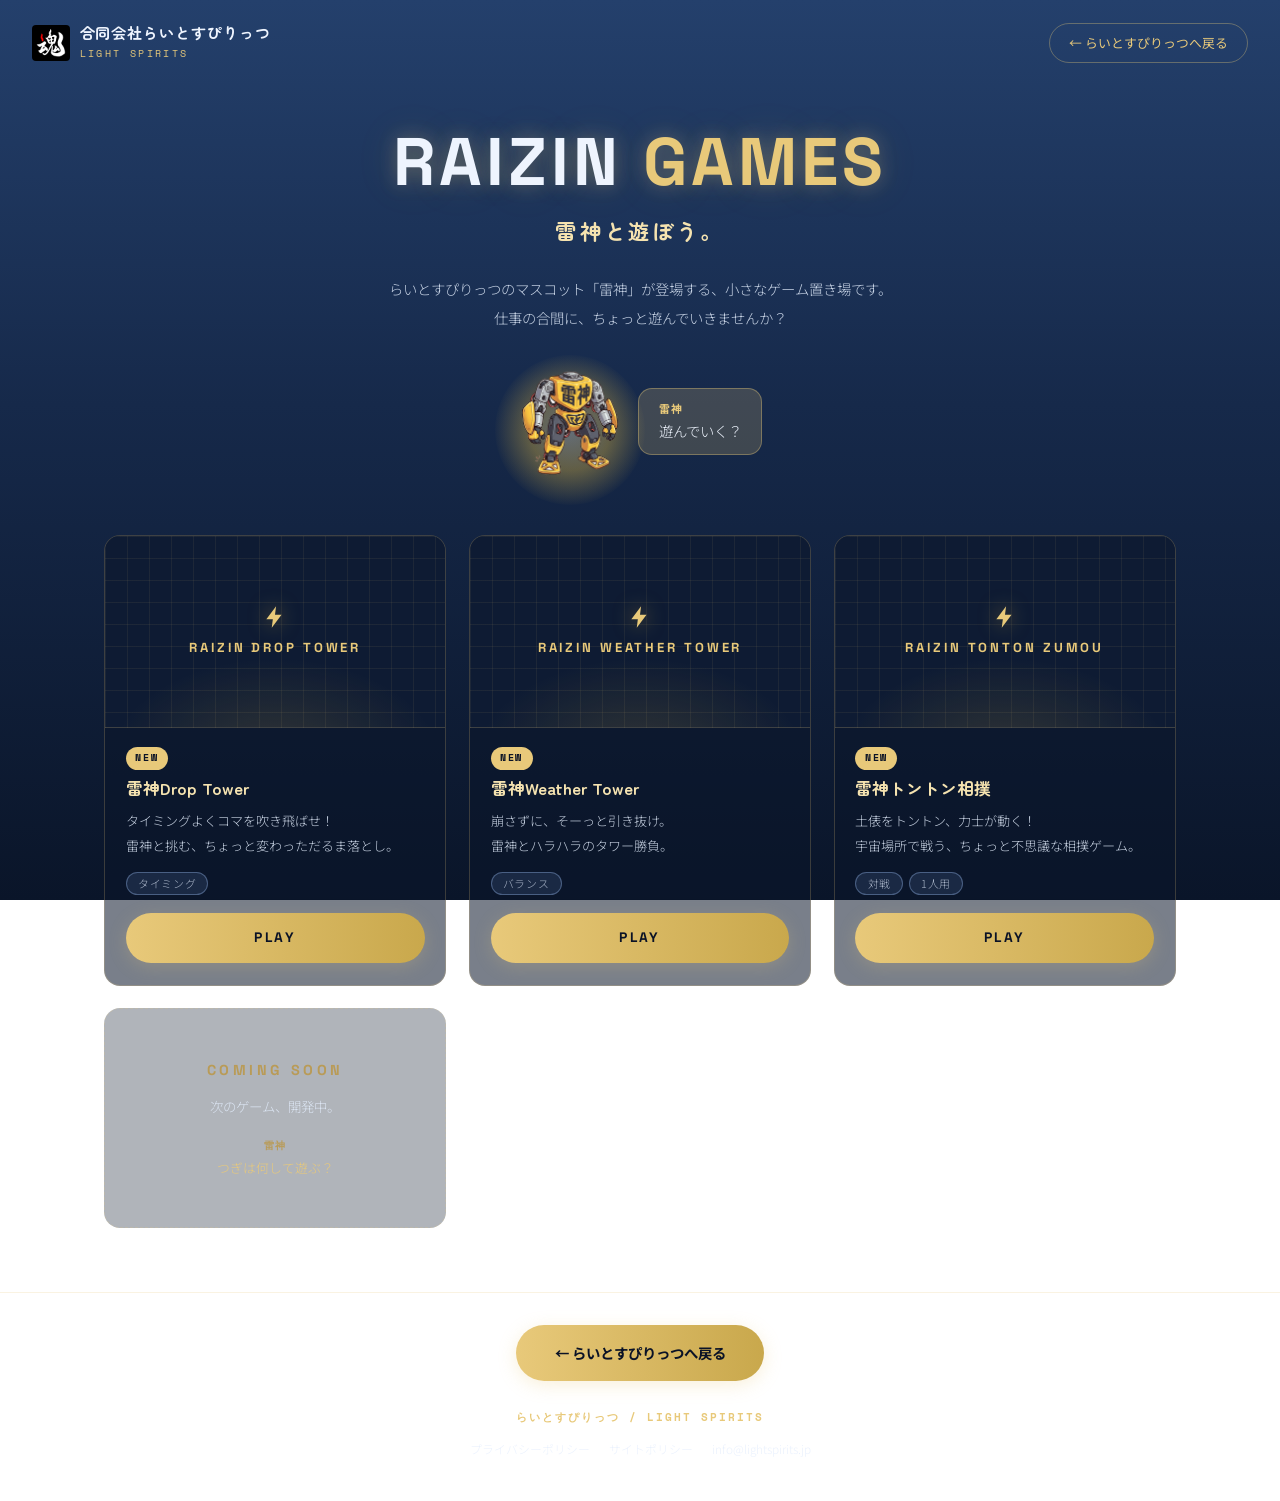
<file: games/index.html>
<!DOCTYPE html>
<html lang="ja">
<head>
<meta charset="UTF-8">
<meta name="viewport" content="width=device-width, initial-scale=1.0">
<meta name="robots" content="index, follow">
<meta name="description" content="RAIZIN GAMES — 合同会社らいとすぴりっつのマスコット「雷神」が登場する、小さなゲーム置き場。仕事の合間にちょっと遊んでいきませんか。">
<title>RAIZIN GAMES | 合同会社らいとすぴりっつ</title>
<link rel="canonical" href="https://lightspirits.jp/games/">
<link rel="preconnect" href="https://fonts.googleapis.com">
<link href="https://fonts.googleapis.com/css2?family=Space+Grotesk:wght@500;700&family=Noto+Sans+JP:wght@300;400;700&family=Zen+Maru+Gothic:wght@700&family=Space+Mono:wght@400;700&display=swap" rel="stylesheet">
<style>
/* ============================================================
   RAIZIN GAMES
   会社HPの中に置いた、小さなゲームセンター。
   色はすべて index.html にある既存の値。新しい色は作っていない。
   このファイルだけで完結していて、他ページには影響しない。
   調整用の値は下の :root にまとまっている。
   ============================================================ */
:root{
  /* 背景。index.html の夜空グラデーションの stop をそのまま採っている */
  --g-sky-1:#24406C;
  --g-sky-2:#16294A;
  --g-sky-3:#0A1529;

  --g-ink:#F5E3B0;                  /* 見出し */
  --g-body:rgba(226,236,252,0.86);  /* 本文 */
  --g-mute:rgba(226,236,252,0.72);  /* 補足・フッター */
  --g-text:#EEF4FE;

  --g-gold:#E8C97A;                 /* 夜側の金 */
  --g-gold-2:#C9A84C;
  --g-gold-dim:#B99B57;
  --g-on-gold:#0A1226;              /* 金の上に載せる文字 */

  --g-glass:rgba(12,22,42,0.55);    /* カードの地。Dialogue の会話パネルと同じ */
  --g-line:rgba(232,201,122,0.22);  /* 罫線 */

  --g-flame-1:#FFF6D8;              /* 火色。index.html の .fuse-spark と同じ */
  --g-flame-2:#F5C842;
  --g-flame-3:rgba(245,166,35,0);

  --g-card-min:280px;               /* カードの最小幅。列数はここで決まる */
  --g-lift:-4px;                    /* ホバーで浮く量 */
}
*,*::before,*::after{box-sizing:border-box;margin:0;padding:0}
body{
  min-height:100svh;
  display:flex;
  flex-direction:column;
  background:linear-gradient(180deg,
    var(--g-sky-1) 0%,
    var(--g-sky-2) 45%,
    var(--g-sky-3) 100%);
  background-attachment:fixed;
  font-family:'Noto Sans JP',sans-serif;
  font-weight:300;
  color:var(--g-body);
  line-height:2;
}

/* ===== ヘッダー（404.html と同じ組み） ===== */
.site-head{
  display:flex;
  align-items:center;
  justify-content:space-between;
  gap:1rem;
  flex-wrap:wrap;
  padding:1.4rem 2rem;
}
.site-logo{
  display:inline-flex;
  align-items:center;
  gap:0.6em;
  text-decoration:none;
  color:var(--g-text);
}
.site-logo img{height:36px;width:auto;border-radius:4px}
.site-logo b{
  display:block;
  font-family:'Zen Maru Gothic','Noto Sans JP',sans-serif;
  font-size:0.95rem;
  line-height:1.4;
  letter-spacing:0.06em;
}
.site-logo-texts{display:block}
.site-logo-texts span{
  display:block;
  font-family:'Space Mono',monospace;
  font-size:0.62rem;
  letter-spacing:0.24em;
  color:var(--g-gold);
}
/* 迷子にならないよう、上にも戻り道を置く */
.back-link{
  font-size:0.8rem;
  font-weight:400;
  color:var(--g-gold);
  text-decoration:none;
  border:1px solid rgba(232,201,122,0.34);
  border-radius:50px;
  padding:0.4rem 1.2rem;
  transition:background .2s,border-color .2s,color .2s;
}
.back-link:hover{background:rgba(232,201,122,0.10);border-color:var(--g-gold);color:#F5E3B0}

main{flex:1;width:100%;max-width:1120px;margin:0 auto;padding:1rem 1.5rem 4rem}

/* ===== 見出し ===== */
.g-hero{text-align:center;padding:1.5rem 0 3rem}
.g-title{
  font-family:'Space Grotesk',sans-serif;
  font-weight:700;
  font-size:clamp(2.2rem,7vw,4.2rem);
  letter-spacing:0.06em;
  line-height:1.1;
  color:var(--g-text);
  /* ネオン。動かさず、にじませるだけ */
  text-shadow:0 0 18px rgba(232,201,122,0.30),0 0 46px rgba(245,200,66,0.14);
}
.g-title .accent{color:var(--g-gold)}
.g-title-jp{
  font-family:'Zen Maru Gothic','Noto Sans JP',sans-serif;
  font-weight:700;
  font-size:clamp(1rem,2.4vw,1.35rem);
  letter-spacing:0.1em;
  color:var(--g-ink);
  margin-top:0.6rem;
}
.g-lead{
  font-size:0.9rem;
  line-height:2;
  color:var(--g-body);
  margin:1.4rem auto 0;
  max-width:40em;
}

/* 案内役の雷神。主役にはしない */
.g-raizin{
  display:inline-flex;
  align-items:center;
  gap:1rem;
  margin-top:2rem;
  text-align:left;
}
.g-raizin-img{position:relative;width:104px;flex-shrink:0}
.g-raizin-img::before{
  content:'';
  position:absolute;
  left:50%;top:58%;
  width:150px;height:150px;
  margin:-75px 0 0 -75px;
  border-radius:50%;
  background:radial-gradient(circle,
    var(--g-flame-1) 0%,
    var(--g-flame-2) 38%,
    var(--g-flame-3) 72%);
  opacity:0.34;
}
.g-raizin-img img{position:relative;display:block;width:100%;height:auto}
/* index.html の Dialogue にある雷神の吹き出しと同じ作り */
.g-raizin-line{
  background:rgba(232,201,122,0.20);
  border:1px solid rgba(232,201,122,0.36);
  border-radius:14px;
  padding:0.6rem 1.2rem;
  font-size:0.9rem;
  line-height:1.8;
  color:var(--g-text);
}
.g-raizin-line b{
  display:block;
  font-size:0.68rem;
  letter-spacing:0.12em;
  color:var(--g-gold);
}

/* ===== 一覧 ===== */
.g-grid{
  list-style:none;
  display:grid;
  grid-template-columns:repeat(auto-fill,minmax(var(--g-card-min),1fr));
  gap:1.4rem;
}
.g-card{
  position:relative;
  display:flex;
  flex-direction:column;
  background:var(--g-glass);
  border:1px solid var(--g-line);
  border-radius:16px;
  overflow:hidden;
  transition:transform .22s ease,border-color .22s ease,box-shadow .22s ease;
}
/* 上端に走る光。ふだんは消えていて、ホバーのときだけ流れる */
.g-card::before{
  content:'';
  position:absolute;
  left:0;right:0;top:0;
  height:2px;
  background:linear-gradient(90deg,
    transparent,
    var(--g-flame-2),
    var(--g-gold),
    transparent);
  opacity:0;
  transition:opacity .22s ease;
}
.g-card.is-live:hover{
  transform:translateY(var(--g-lift));
  border-color:rgba(232,201,122,0.55);
  box-shadow:0 10px 30px rgba(0,0,0,0.32),0 0 22px rgba(232,201,122,0.14);
}
.g-card.is-live:hover::before{opacity:1}
.g-card:focus-within{border-color:rgba(232,201,122,0.55)}
.g-card:focus-within::before{opacity:1}

/* 看板。画像がないゲームは、ゲーセンの筐体マーキー風に組む */
.g-thumb{
  position:relative;
  aspect-ratio:16/9;
  display:flex;
  align-items:center;
  justify-content:center;
  background:
    linear-gradient(rgba(232,201,122,0.07) 1px,transparent 1px) 0 0/100% 22px,
    linear-gradient(90deg,rgba(232,201,122,0.07) 1px,transparent 1px) 0 0/22px 100%,
    radial-gradient(ellipse 70% 80% at 50% 120%,rgba(245,200,66,0.16),transparent 70%),
    #0E1B33;
  border-bottom:1px solid var(--g-line);
  overflow:hidden;
}
.g-thumb img{width:100%;height:100%;object-fit:cover;display:block}
.g-thumb-mark{
  display:flex;
  flex-direction:column;
  align-items:center;
  gap:0.5rem;
  padding:0 1rem;
}
.g-thumb-bolt{
  width:26px;height:26px;
  filter:drop-shadow(0 0 10px rgba(245,200,66,0.55));
}
.g-thumb-en{
  font-family:'Space Grotesk',sans-serif;
  font-weight:700;
  font-size:0.82rem;
  letter-spacing:0.22em;
  color:var(--g-gold);
  text-align:center;
  line-height:1.5;
}

.g-body{padding:1.2rem 1.3rem 1.4rem;display:flex;flex-direction:column;flex:1}
.g-badges{display:flex;gap:0.4rem;min-height:1.2rem;margin-bottom:0.4rem}
.g-badge{
  font-family:'Space Mono',monospace;
  font-size:0.62rem;
  font-weight:700;
  letter-spacing:0.16em;
  padding:0.1rem 0.6rem;
  border-radius:50px;
}
.g-badge.is-new{background:var(--g-gold);color:var(--g-on-gold)}
.g-badge.is-soon{
  background:transparent;
  border:1px solid rgba(232,201,122,0.40);
  color:var(--g-gold-dim);
}
.g-name{
  font-family:'Zen Maru Gothic','Noto Sans JP',sans-serif;
  font-weight:700;
  font-size:1.05rem;
  line-height:1.5;
  color:var(--g-ink);
}
.g-desc{
  font-size:0.82rem;
  line-height:1.9;
  color:var(--g-body);
  margin-top:0.5rem;
}
.g-tags{list-style:none;display:flex;flex-wrap:wrap;gap:0.35rem;margin-top:0.8rem}
.g-tags li{
  font-size:0.68rem;
  letter-spacing:0.06em;
  color:var(--g-mute);
  border:1px solid rgba(150,185,235,0.38);
  background:rgba(126,166,226,0.14);
  border-radius:50px;
  padding:0.05rem 0.7rem;
  line-height:1.8;
}
/* 将来ここにプレイ済み・ハイスコア・称号などを出す。
   data/games.js に項目を足して renderMeta() を書けば、この位置に並ぶ */
.g-meta:not(:empty){
  margin-top:0.8rem;
  padding-top:0.7rem;
  border-top:1px solid var(--g-line);
  font-family:'Space Mono',monospace;
  font-size:0.7rem;
  letter-spacing:0.08em;
  color:var(--g-gold-dim);
}
.g-foot{margin-top:auto;padding-top:1.1rem}
.g-play{
  display:block;
  text-align:center;
  padding:0.7rem 1.4rem;
  border-radius:50px;
  font-family:'Space Grotesk',sans-serif;
  font-weight:700;
  font-size:0.86rem;
  letter-spacing:0.18em;
  text-decoration:none;
  background:linear-gradient(90deg,var(--g-gold),var(--g-gold-2));
  color:var(--g-on-gold);
  box-shadow:0 4px 18px rgba(232,201,122,0.22);
  transition:transform .18s ease,box-shadow .18s ease,background .18s ease;
}
.g-play:hover{
  transform:translateY(-2px);
  background:linear-gradient(90deg,#F5E3B0,var(--g-gold));
  box-shadow:0 6px 24px rgba(232,201,122,0.38);
}
.g-play:active{transform:translateY(0)}
/* まだ遊べないものは押せない */
.g-play.is-off{
  background:none;
  border:1px dashed rgba(232,201,122,0.40);
  color:var(--g-gold-dim);
  box-shadow:none;
  cursor:default;
}

/* 「次のゲーム、開発中。」のカード */
.g-card.is-next{
  background:rgba(12,22,42,0.32);
  border-style:dashed;
  align-items:center;
  justify-content:center;
  text-align:center;
  padding:2.2rem 1.4rem;
  min-height:220px;
}
.g-card.is-next .g-next-title{
  font-family:'Space Grotesk',sans-serif;
  font-weight:700;
  font-size:0.9rem;
  letter-spacing:0.24em;
  color:var(--g-gold-dim);
}
.g-card.is-next .g-next-desc{font-size:0.84rem;color:var(--g-body);margin-top:0.5rem}
.g-card.is-next .g-next-line{
  margin-top:1rem;
  font-size:0.8rem;
  color:var(--g-gold);
}
.g-card.is-next .g-next-line b{
  font-family:'Space Mono',monospace;
  font-size:0.62rem;
  letter-spacing:0.16em;
  color:var(--g-gold-dim);
  display:block;
}

.g-note{
  margin-top:2.4rem;
  text-align:center;
  font-size:0.8rem;
  color:var(--g-mute);
}
.g-note a{color:var(--g-gold)}

/* ===== フッター ===== */
.site-foot{
  padding:2rem 2rem 2.6rem;
  text-align:center;
  border-top:1px solid var(--g-line);
}
.back-btn{
  display:inline-block;
  padding:0.85rem 2.4rem;
  margin-bottom:1.6rem;
  background:linear-gradient(90deg,var(--g-gold),var(--g-gold-2));
  color:var(--g-on-gold);
  text-decoration:none;
  border-radius:50px;
  font-size:0.9rem;
  font-weight:700;
  box-shadow:0 4px 18px rgba(232,201,122,0.28);
  transition:transform .2s,box-shadow .2s,background .2s;
}
.back-btn:hover{
  transform:translateY(-2px);
  background:linear-gradient(90deg,#F5E3B0,var(--g-gold));
  box-shadow:0 6px 24px rgba(232,201,122,0.40);
}
.site-foot p{
  font-family:'Space Mono',monospace;
  font-size:0.68rem;
  letter-spacing:0.18em;
  color:var(--g-gold);
  font-weight:700;
}
.foot-links{margin-top:0.6rem;font-size:0.74rem;line-height:1.8}
.foot-links a{color:var(--g-mute);text-decoration:none;margin:0 0.5rem}
.foot-links a:hover{color:var(--g-gold)}

@media(max-width:700px){
  .site-head{padding:1.1rem 1.2rem}
  main{padding:0.5rem 1rem 3rem}
  .g-hero{padding:1rem 0 2.2rem}
  .g-raizin{flex-direction:column;text-align:center;gap:0.6rem}
  .g-raizin-img{width:120px}
  .g-grid{gap:1.1rem}
}

/* 動きを減らす設定のときは、浮きも光の走りも止める */
@media (prefers-reduced-motion:reduce){
  .g-card,.g-card::before,.g-play,.back-btn,.back-link{transition:none}
  .g-card.is-live:hover{transform:none}
  .g-play:hover,.back-btn:hover{transform:none}
}
</style>
</head>
<body>

<header class="site-head">
  <a href="/" class="site-logo">
    <img src="/images/logo.jpg" alt="">
    <span class="site-logo-texts">
      <b>合同会社らいとすぴりっつ</b>
      <span>LIGHT SPIRITS</span>
    </span>
  </a>
  <a href="/" class="back-link">← らいとすぴりっつへ戻る</a>
</header>

<main>
  <div class="g-hero">
    <h1 class="g-title">RAIZIN <span class="accent">GAMES</span></h1>
    <p class="g-title-jp">雷神と遊ぼう。</p>
    <p class="g-lead">
      らいとすぴりっつのマスコット「雷神」が登場する、小さなゲーム置き場です。<br>
      仕事の合間に、ちょっと遊んでいきませんか？
    </p>
    <div class="g-raizin">
      <div class="g-raizin-img">
        <img src="/images/mascot-raizin.png" alt="案内する雷神" width="420" height="458">
      </div>
      <p class="g-raizin-line"><b>雷神</b>遊んでいく？</p>
    </div>
  </div>

  <ul class="g-grid" id="gameGrid"></ul>

  <noscript>
    <p class="g-note">
      ゲーム一覧の表示には JavaScript が必要です。
      有効にしてから読み込み直してください。
      お問い合わせは <a href="/#contact">こちら</a> から。
    </p>
  </noscript>
</main>

<footer class="site-foot">
  <a href="/" class="back-btn">← らいとすぴりっつへ戻る</a>
  <p>らいとすぴりっつ / LIGHT SPIRITS</p>
  <div class="foot-links">
    <a href="/privacy.html">プライバシーポリシー</a>
    <a href="/terms.html">サイトポリシー</a>
    <a href="mailto:info@lightspirits.jp">info@lightspirits.jp</a>
  </div>
</footer>

<script src="/data/games.js"></script>
<script>
/* 一覧は data/games.js から組み立てる。
   ゲームを足すときに、このファイルを触る必要はない */
(function(){
  var grid = document.getElementById('gameGrid');
  if (!grid) return;

  var list = window.LS_GAMES || [];
  var next = window.LS_GAMES_NEXT;

  // 稲妻。画像ではなく形だけなので、素材を増やさずに済む
  var BOLT = '<svg class="g-thumb-bolt" viewBox="0 0 24 24" aria-hidden="true">'
           + '<path d="M13 2 4 14h6l-1 8 9-12h-6l1-8z" fill="#E8C97A"/></svg>';

  function esc(s){
    return String(s == null ? '' : s)
      .replace(/&/g,'&amp;').replace(/</g,'&lt;').replace(/>/g,'&gt;')
      .replace(/"/g,'&quot;');
  }
  function nl(s){ return esc(s).replace(/\n/g,'<br>'); }

  /* 将来ここを書く。data/games.js に足した項目
     （プレイ済み・ハイスコア・称号など）をこの中で組み立てると、
     説明とボタンの間に出る。今は何も出さない */
  function renderMeta(g){
    return '';
  }

  function card(g){
    var live = !!g.url;
    var thumb = g.thumb
      ? '<img src="' + esc(g.thumb) + '" alt="">'
      : '<span class="g-thumb-mark">' + BOLT
        + '<span class="g-thumb-en">' + esc(g.en || g.name) + '</span></span>';

    // 遊べないものに NEW を付けると意味が食い違うので、どちらか一方だけ出す
    var badges = live
      ? (g.isNew ? '<span class="g-badge is-new">NEW</span>' : '')
      : '<span class="g-badge is-soon">COMING SOON</span>';

    var tags = (g.tags && g.tags.length)
      ? '<ul class="g-tags">' + g.tags.map(function(t){
          return '<li>' + esc(t) + '</li>';
        }).join('') + '</ul>'
      : '';

    var btn = live
      ? '<a class="g-play" href="' + esc(g.url) + '">PLAY</a>'
      : '<span class="g-play is-off">COMING SOON</span>';

    return '<li class="g-card' + (live ? ' is-live' : '') + '" id="game-' + esc(g.id) + '">'
         +   '<div class="g-thumb">' + thumb + '</div>'
         +   '<div class="g-body">'
         +     '<div class="g-badges">' + badges + '</div>'
         +     '<h2 class="g-name">' + esc(g.name) + '</h2>'
         +     '<p class="g-desc">' + nl(g.desc) + '</p>'
         +     tags
         +     '<div class="g-meta">' + renderMeta(g) + '</div>'
         +     '<div class="g-foot">' + btn + '</div>'
         +   '</div>'
         + '</li>';
  }

  var html = list.map(card).join('');

  if (next) {
    html += '<li class="g-card is-next">'
          +   '<p class="g-next-title">' + esc(next.title) + '</p>'
          +   '<p class="g-next-desc">' + esc(next.desc) + '</p>'
          +   (next.line
              ? '<p class="g-next-line"><b>雷神</b>' + esc(next.line) + '</p>'
              : '')
          + '</li>';
  }

  grid.innerHTML = html;
})();
</script>

</body>
</html>
</file>
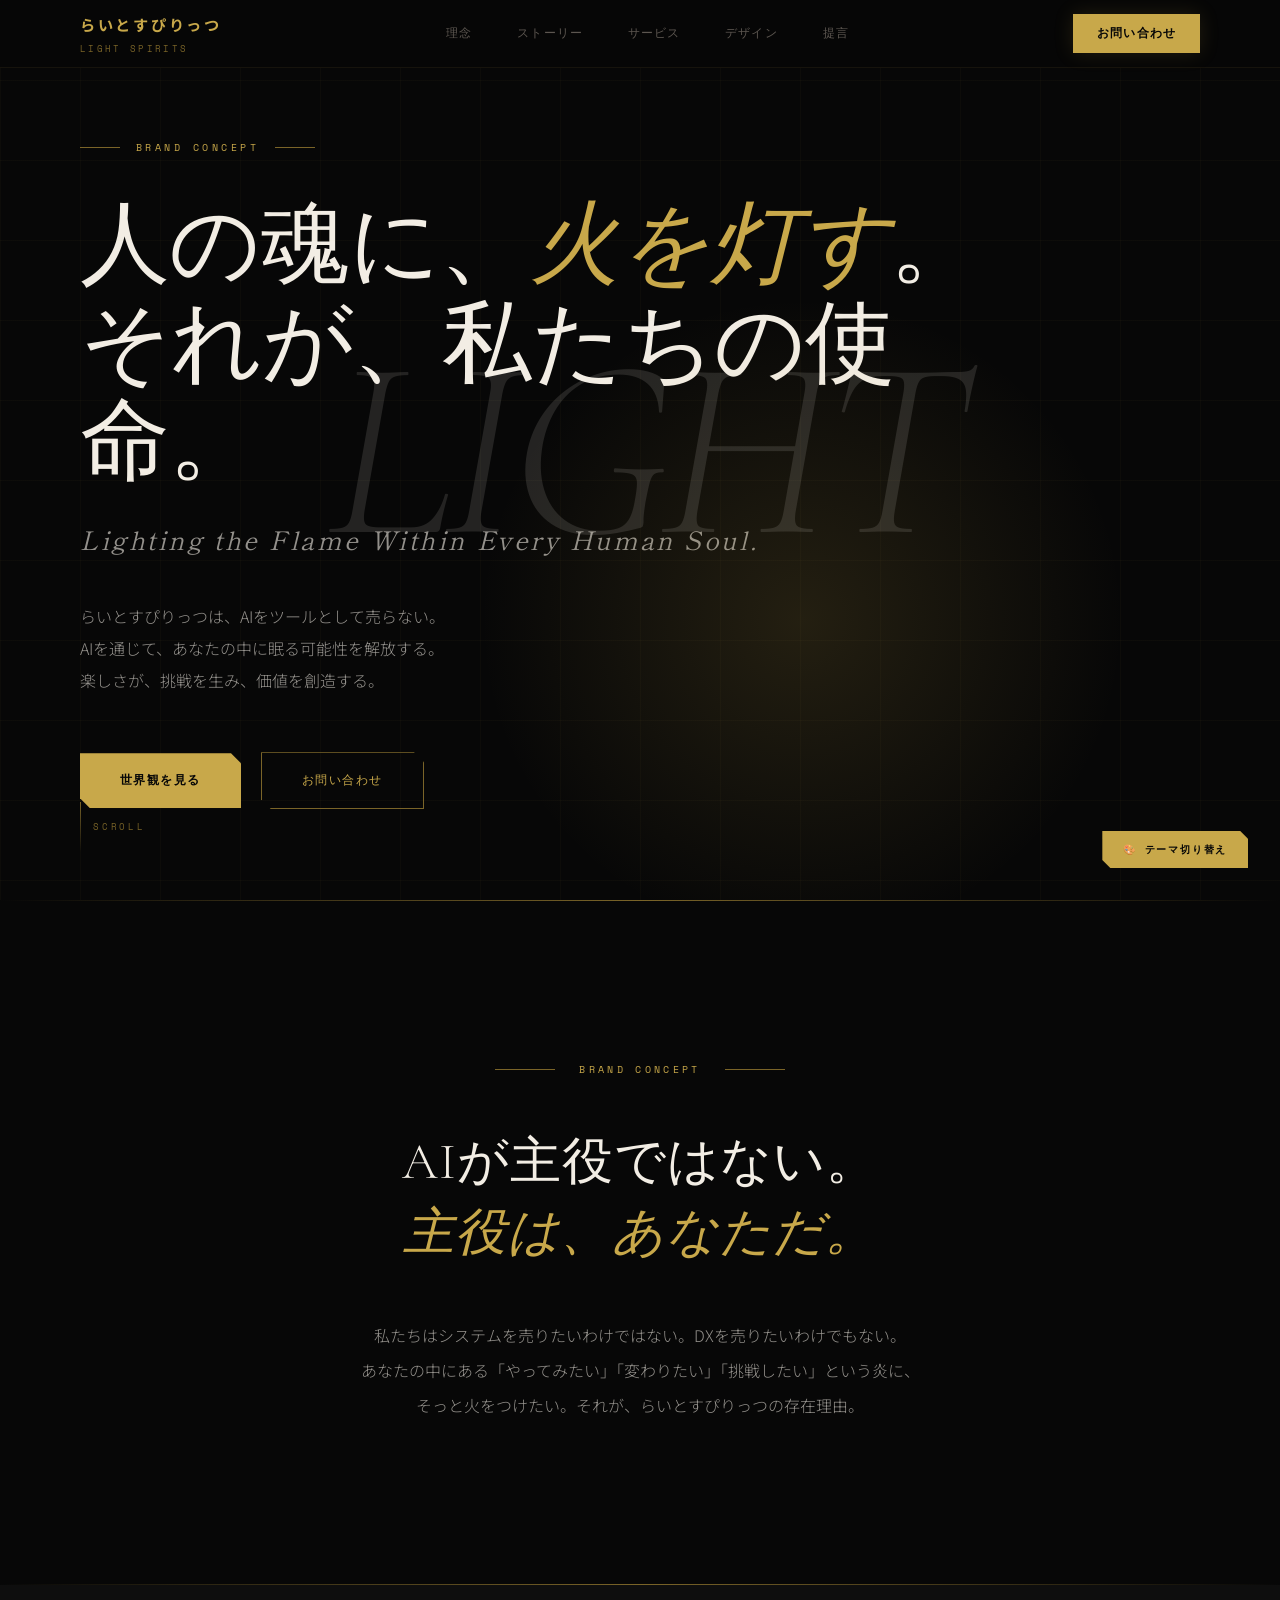
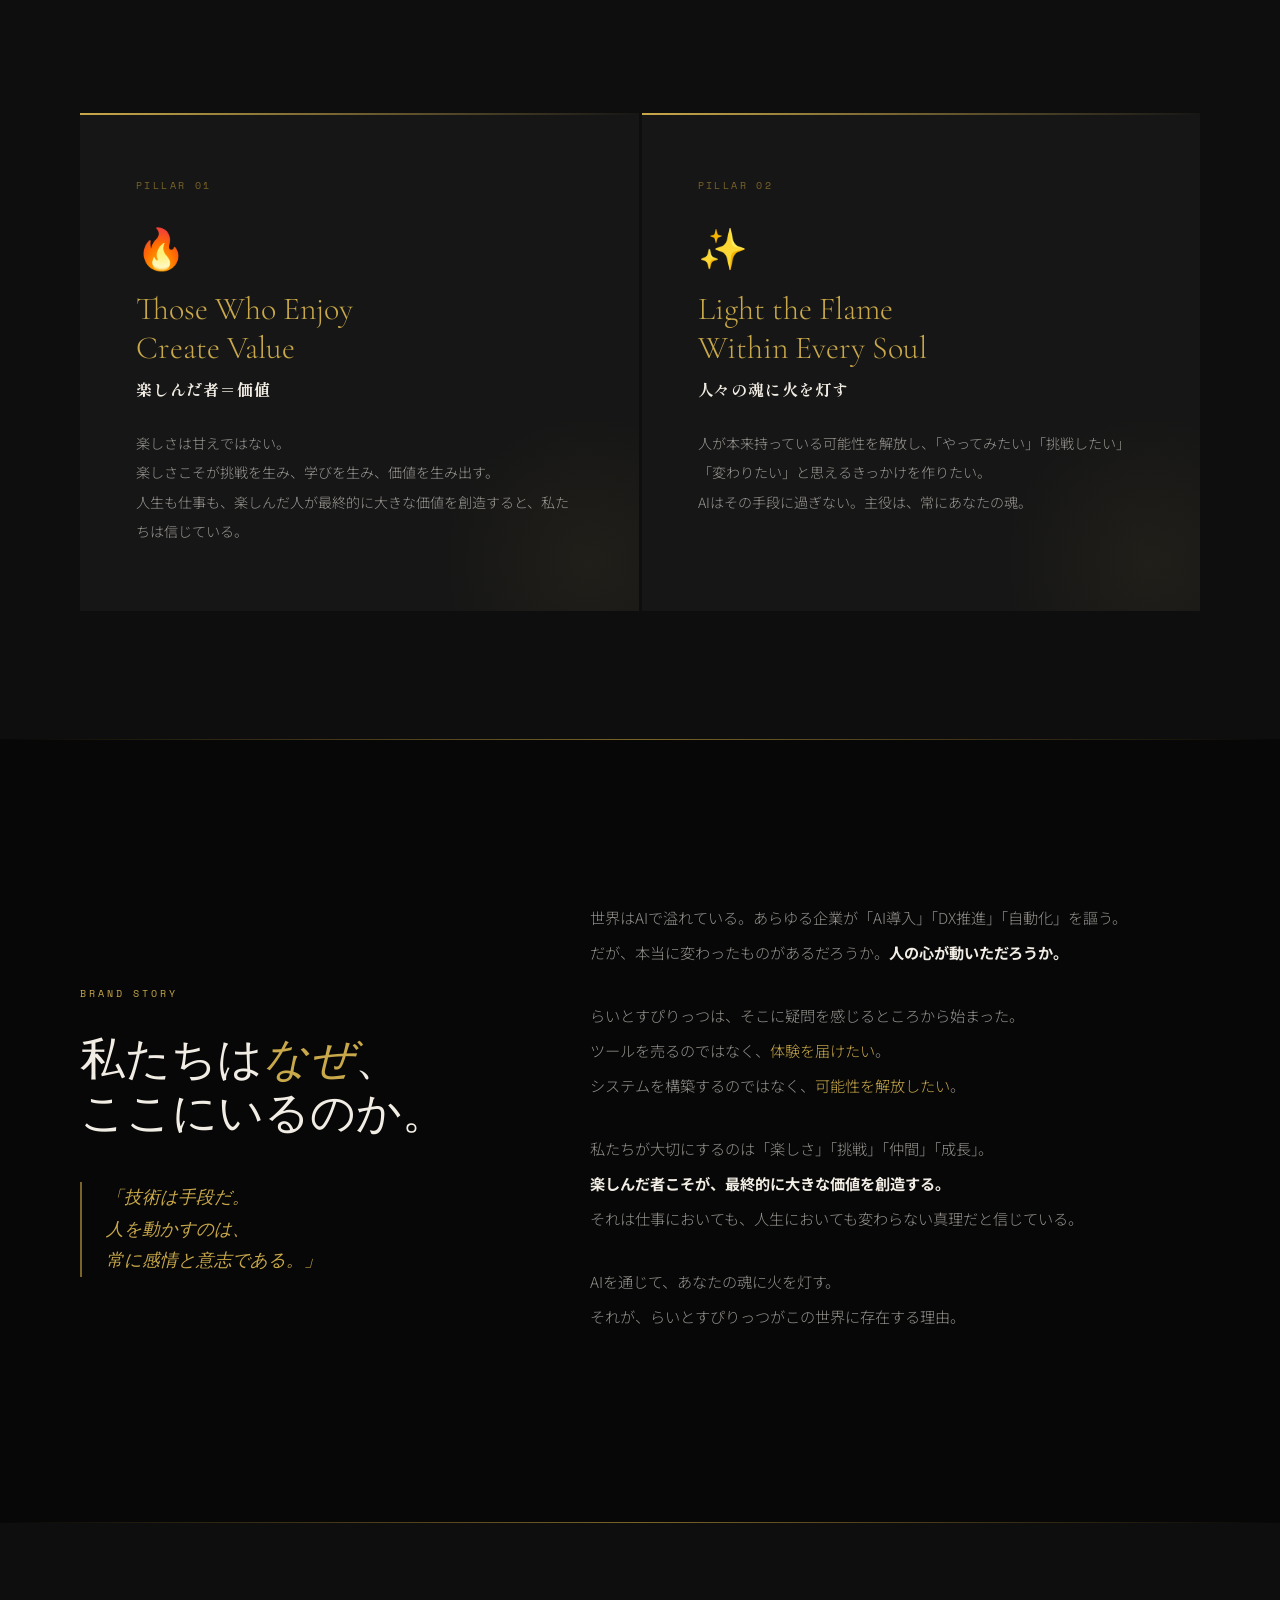
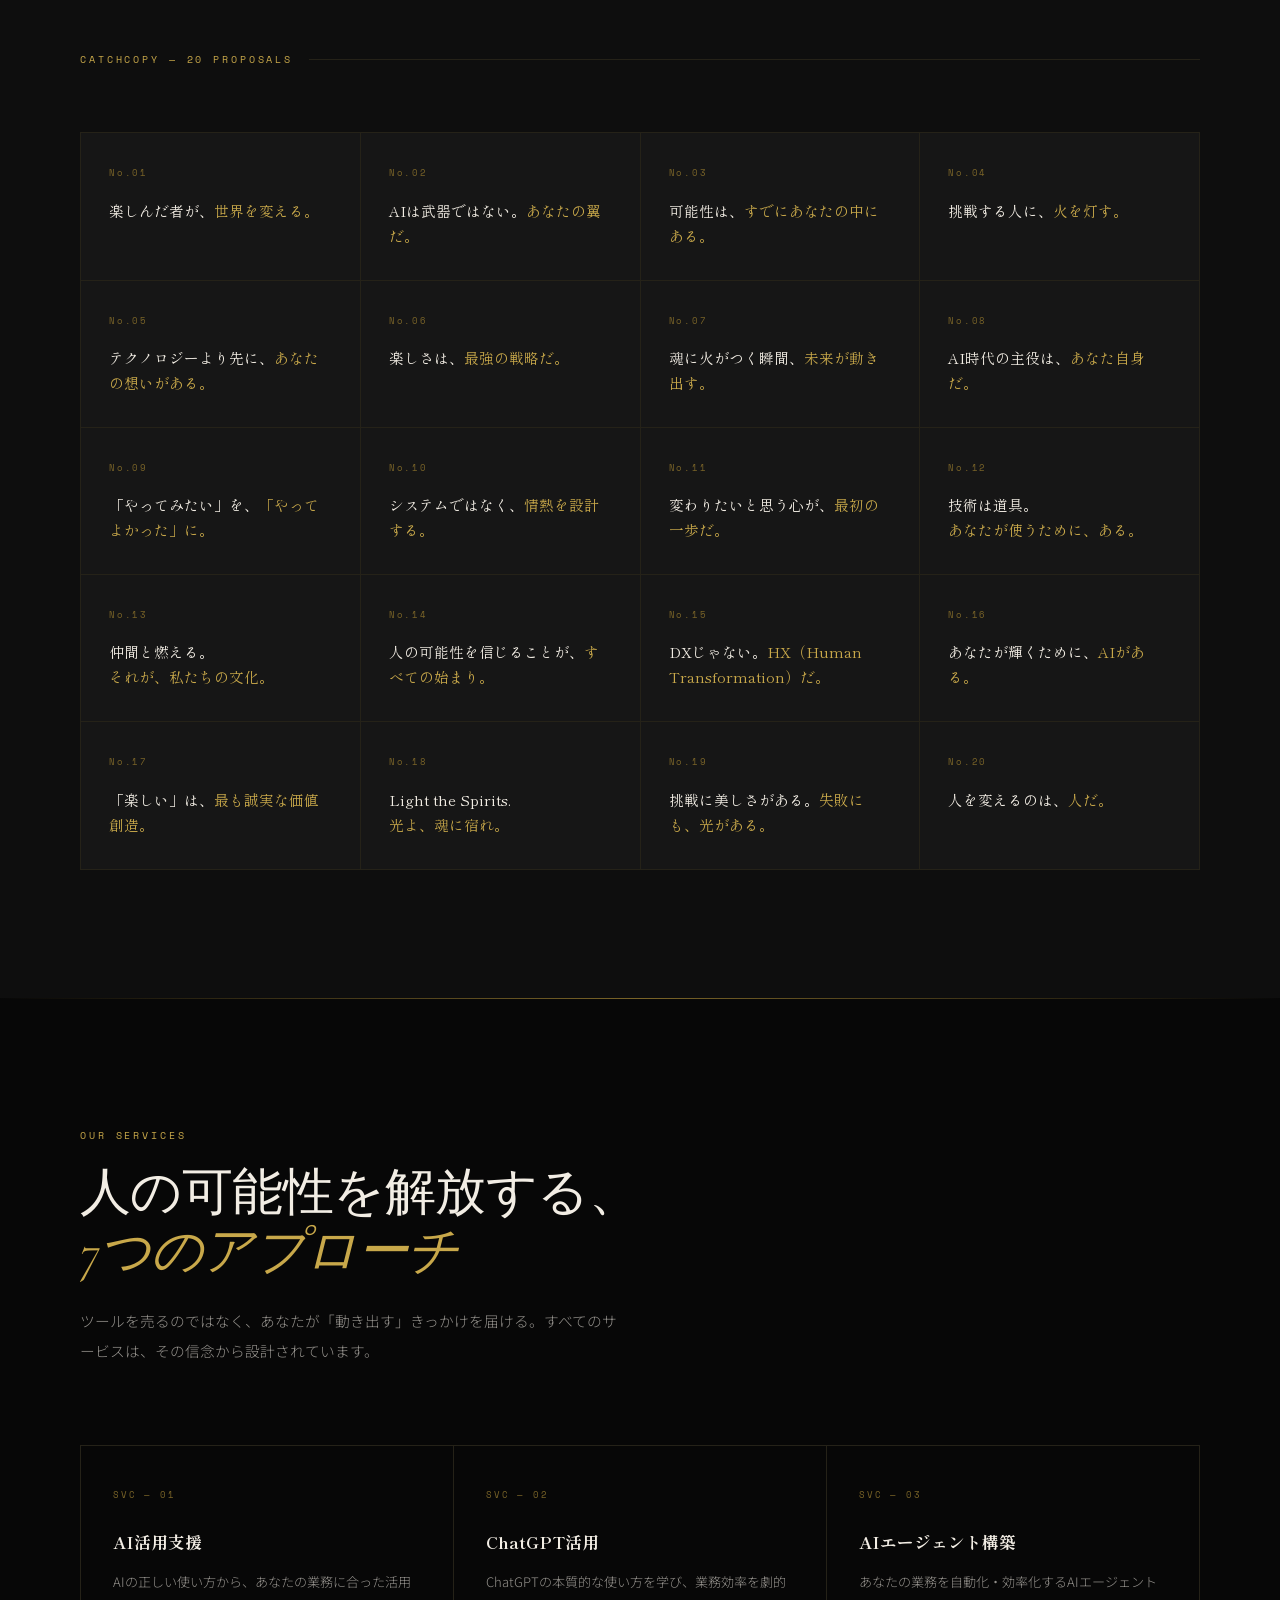
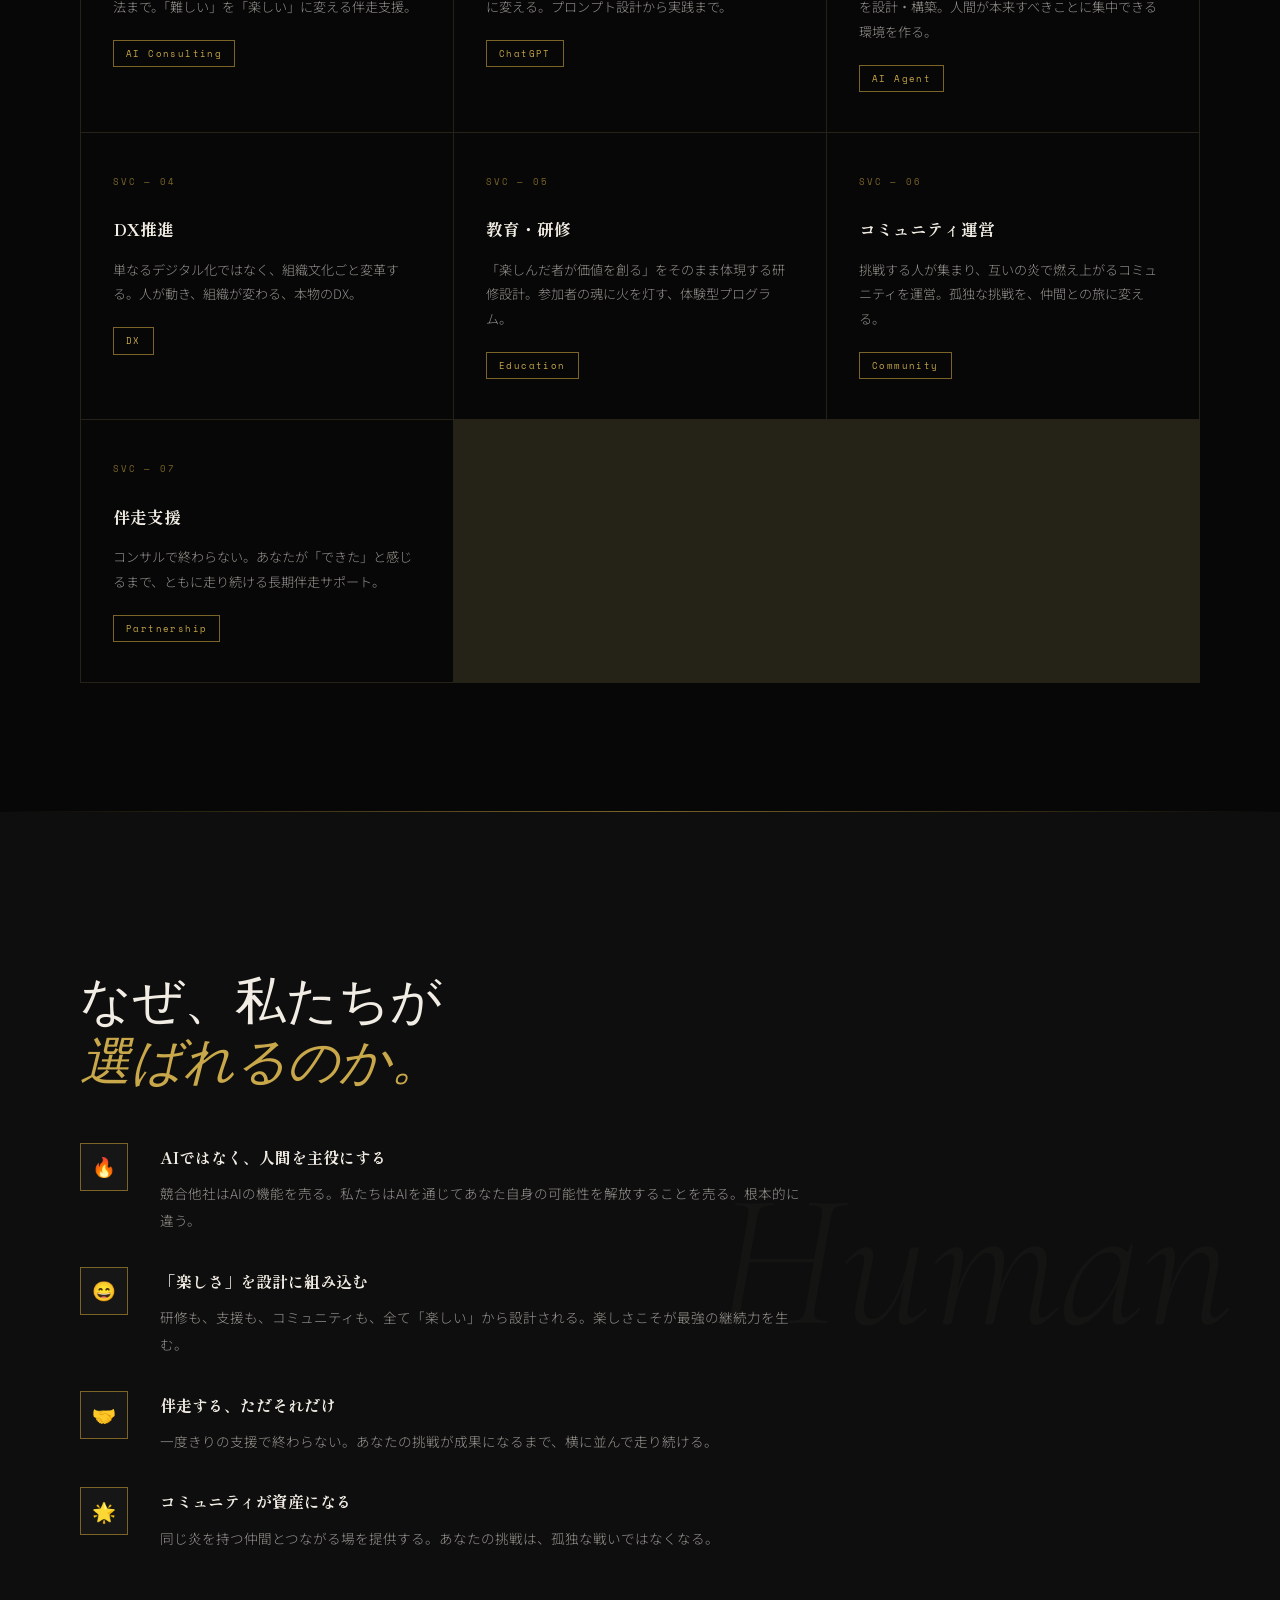
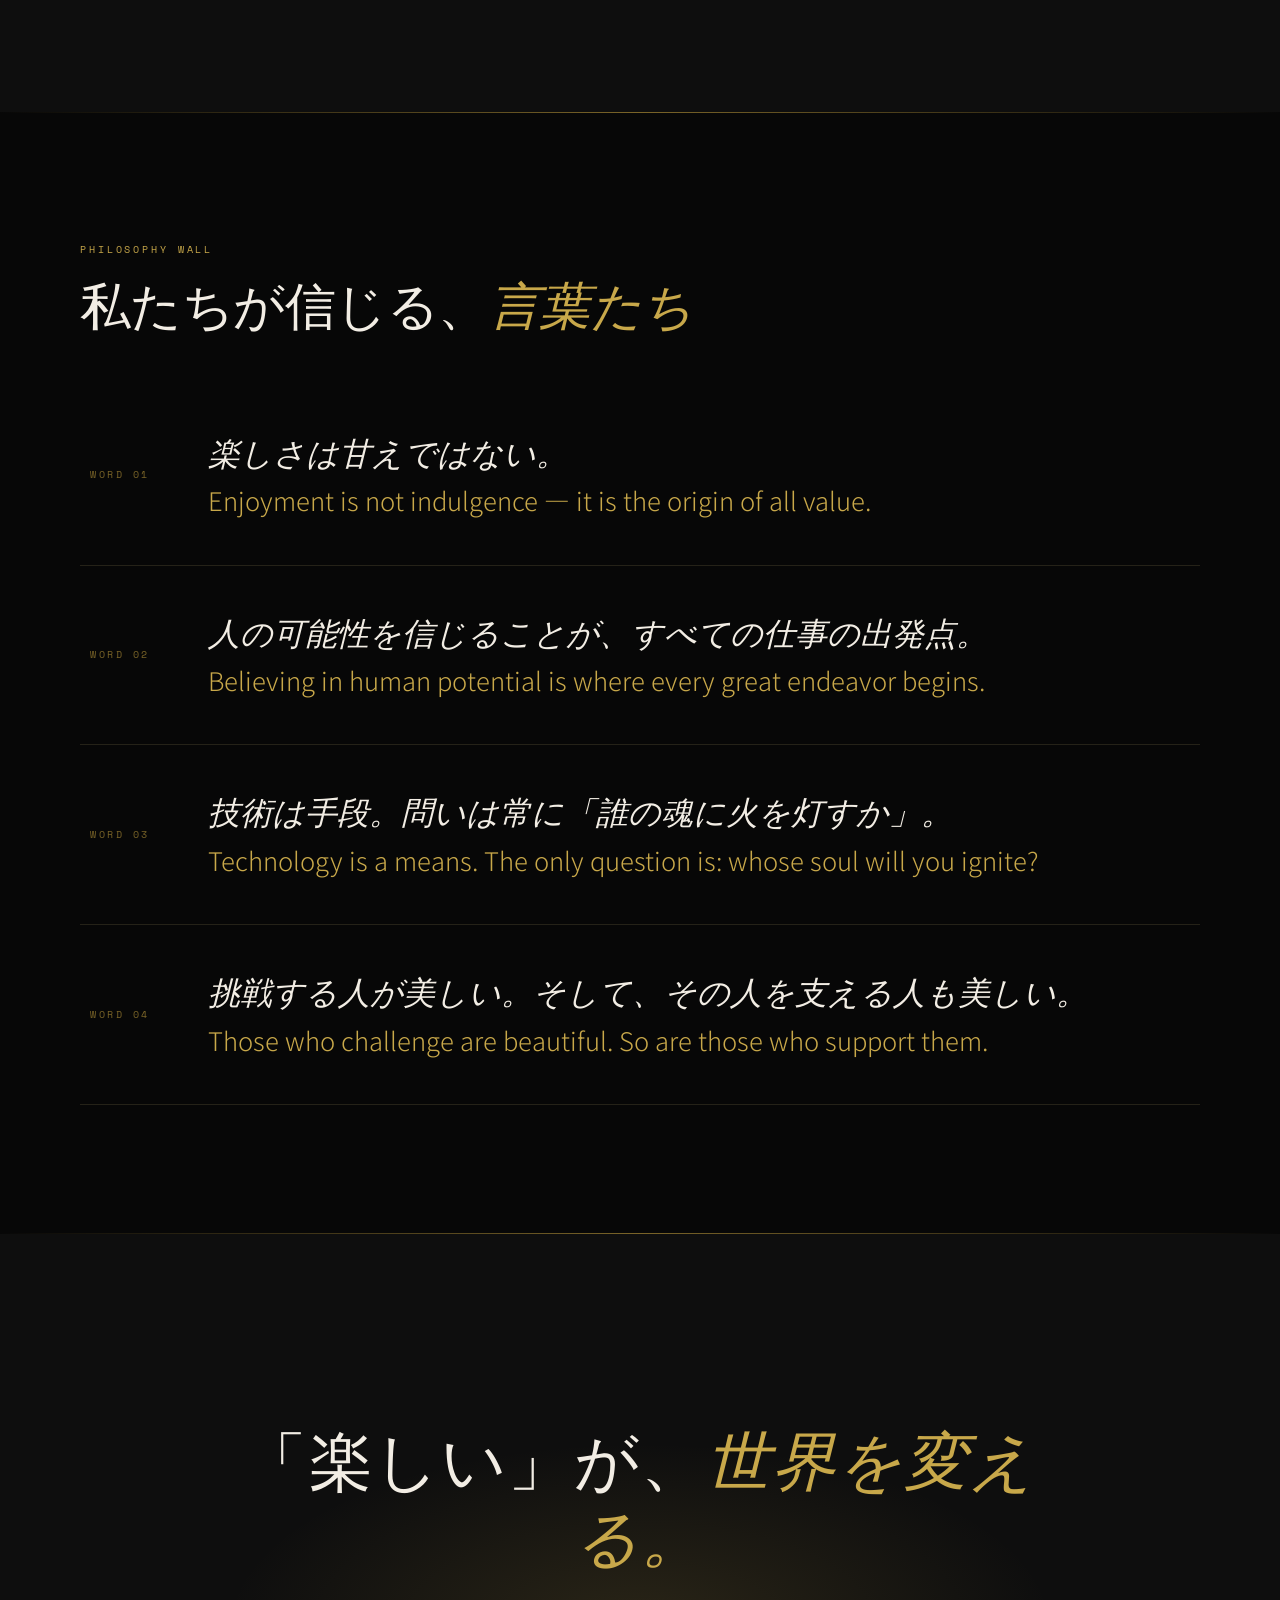
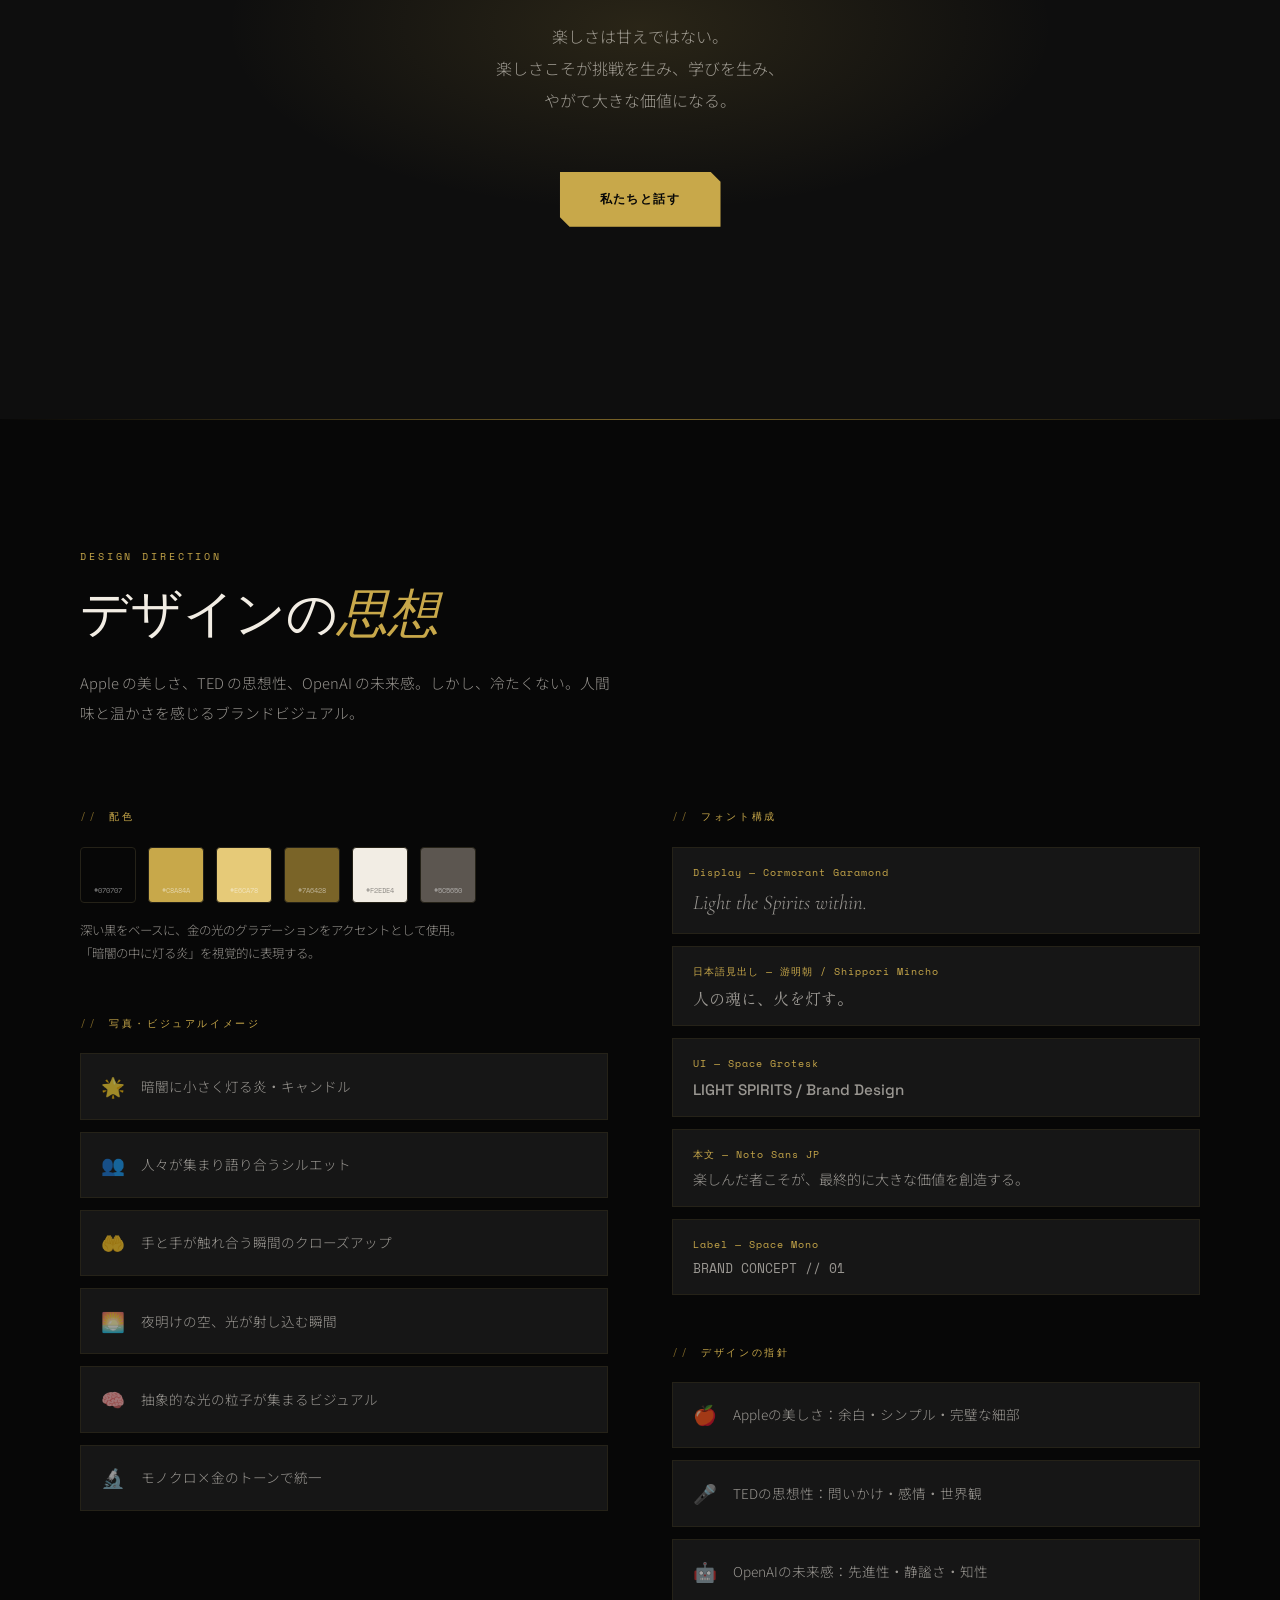
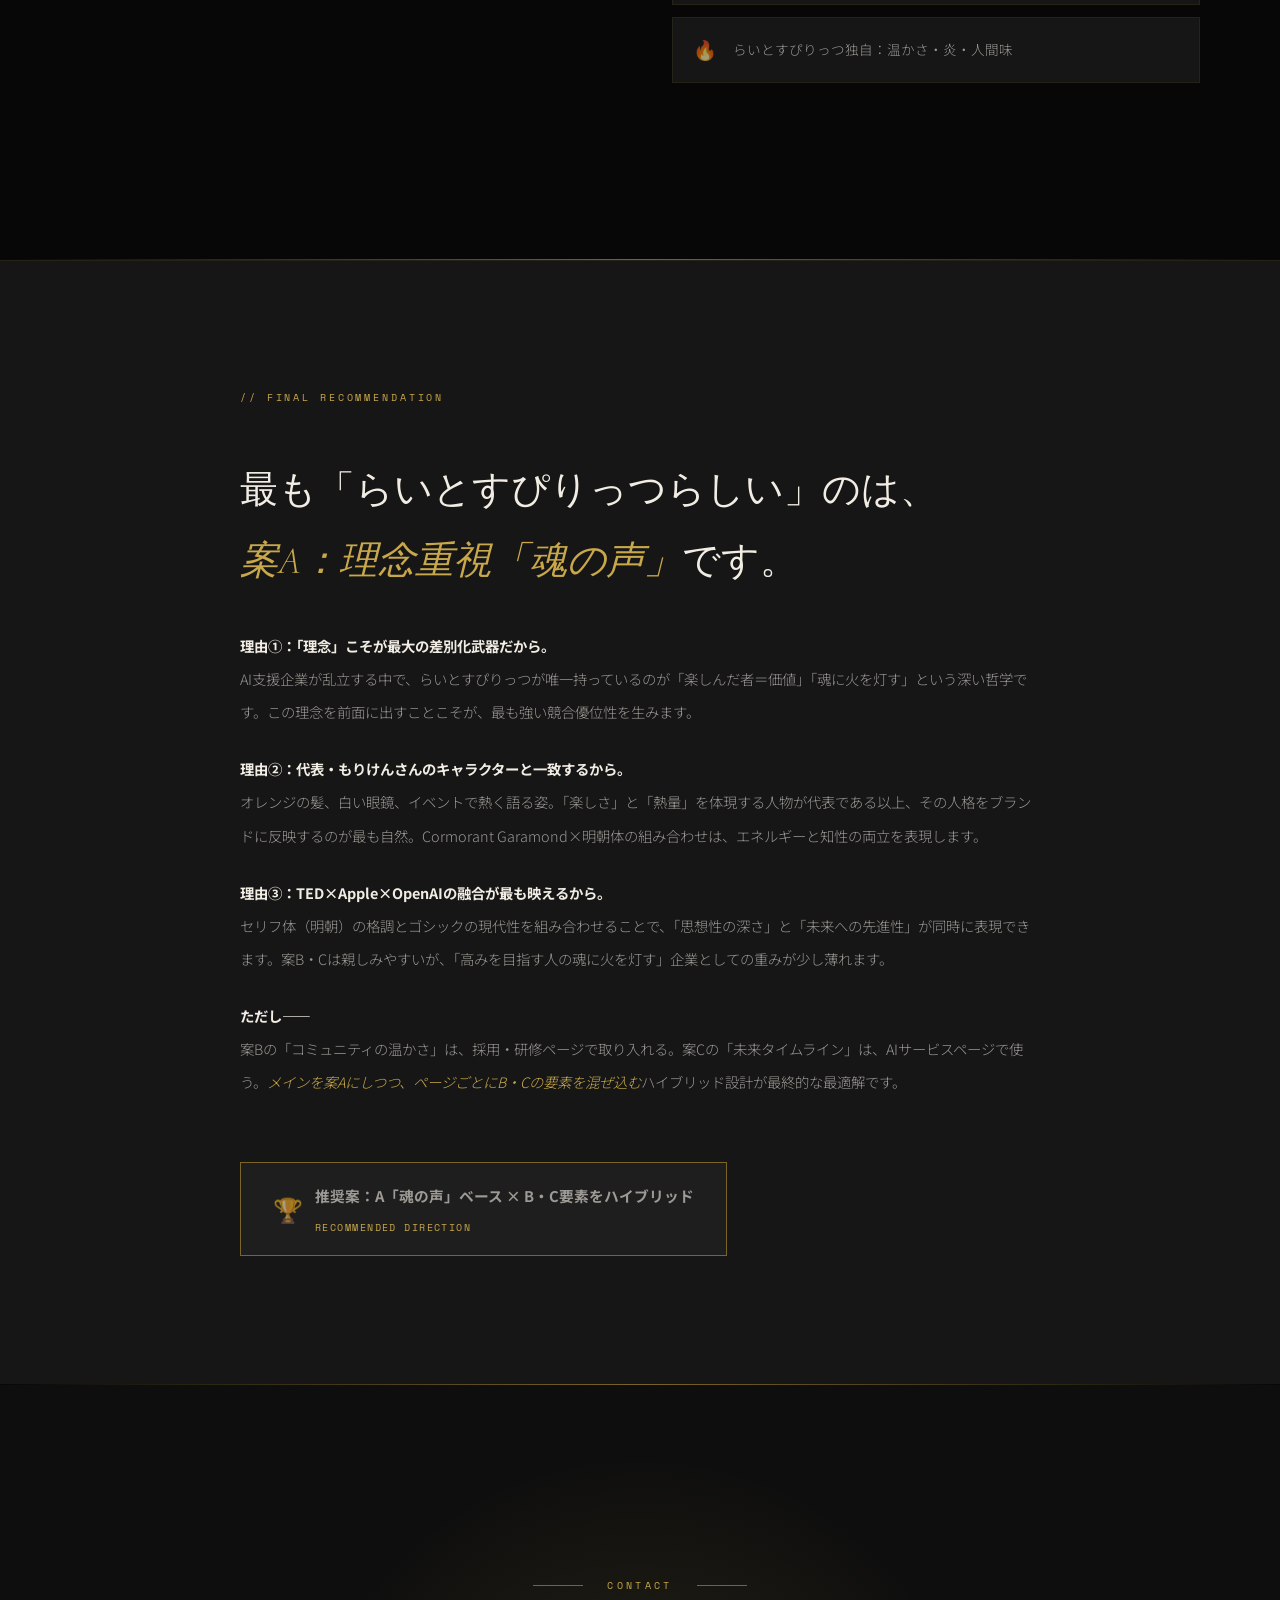
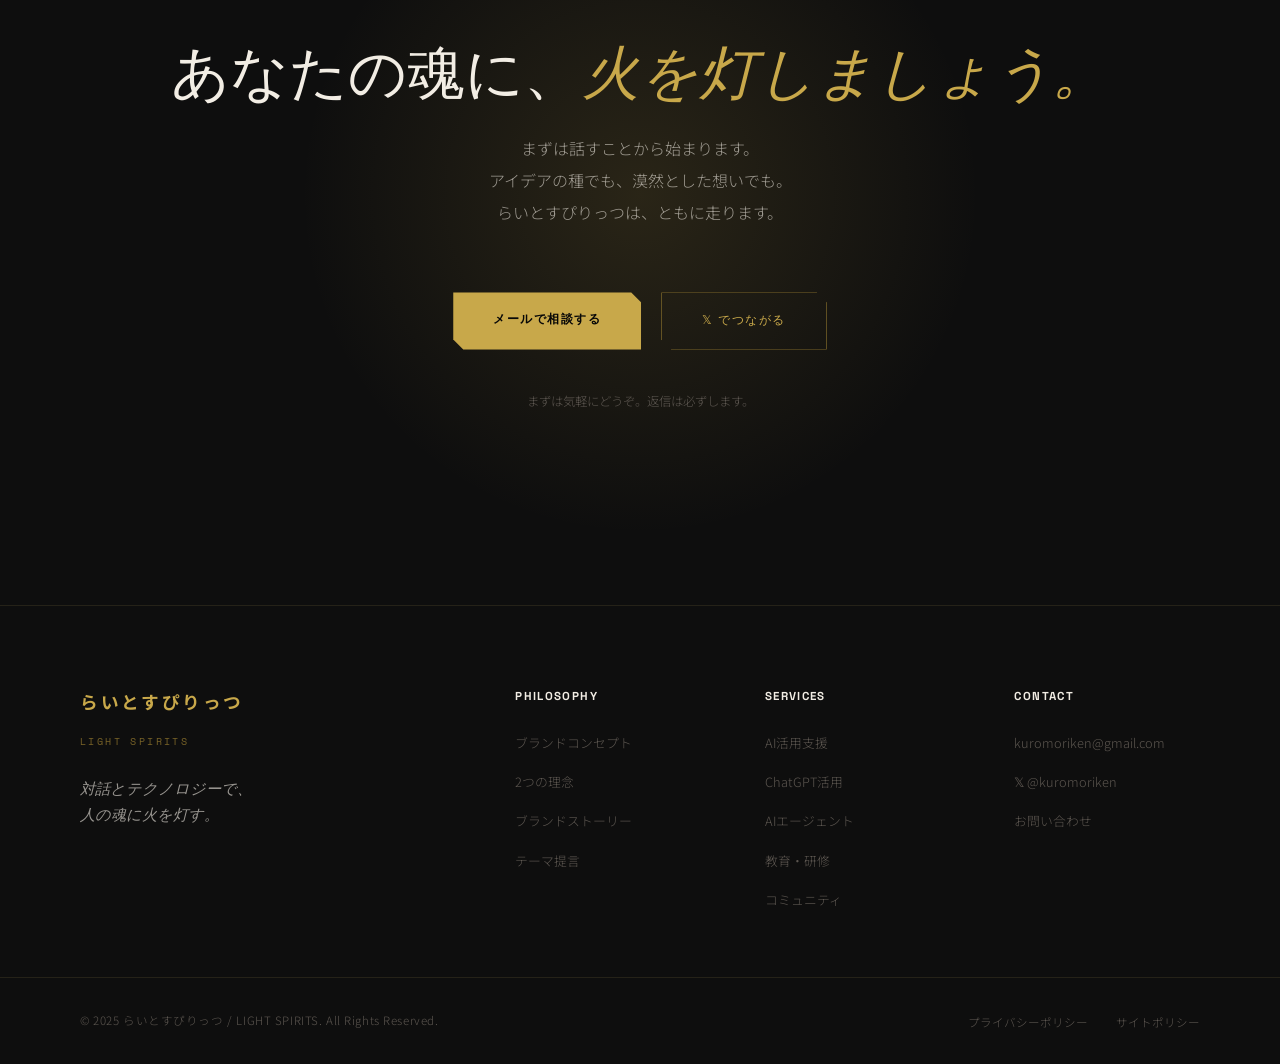
<file: lightspirits-brand.html>
<!DOCTYPE html>
<html lang="ja" data-theme="philosophy">
<head>
<meta charset="UTF-8">
<meta name="viewport" content="width=device-width, initial-scale=1.0">
<title>らいとすぴりっつ | 人の可能性を解放する</title>
<link rel="preconnect" href="https://fonts.googleapis.com">
<link href="https://fonts.googleapis.com/css2?family=Space+Grotesk:wght@300;400;500;700&family=Noto+Sans+JP:wght@300;400;500;700&family=Space+Mono:wght@400;700&family=Shippori+Mincho+B1:wght@400;700&family=Cormorant+Garamond:ital,wght@0,300;0,600;1,300;1,600&display=swap" rel="stylesheet">
<style>
/* ================================================================
   THEME VARIABLES
   ================================================================ */

/* === 案A: 理念重視 — 「魂の声」=== */
[data-theme="philosophy"] {
  --bg:         #070707;
  --bg2:        #0E0E0E;
  --bg3:        #161616;
  --bg4:        #1E1E1E;
  --fg:         #F2EDE4;
  --fg2:        rgba(242,237,228,0.6);
  --muted:      #5C5650;
  --border:     #252218;
  --accent:     #C8A84A;
  --accent-l:   #E6CA78;
  --accent-d:   #7A6428;
  --glow:       rgba(200,168,74,0.15);
  --glow-s:     rgba(200,168,74,0.06);
  --nav-bg:     rgba(7,7,7,0.94);
  --btn-fg:     #070707;
  --radius:     0px;
  --font-h:     'Cormorant Garamond',serif;
  --font-sub:   'Shippori Mincho B1',serif;
  --font-body:  'Noto Sans JP',sans-serif;
  --font-ui:    'Space Grotesk',sans-serif;
  --font-mono:  'Space Mono',monospace;
  /* テーマ固有 */
  --hero-kana-opacity: 0.12;
  --section-style: philosophy;
}

/* === 案B: コミュニティ重視 — 「仲間の炎」=== */
[data-theme="community"] {
  --bg:         #060608;
  --bg2:        #0C0C10;
  --bg3:        #141418;
  --bg4:        #1C1C22;
  --fg:         #F0EEF8;
  --fg2:        rgba(240,238,248,0.6);
  --muted:      #58566A;
  --border:     #22202E;
  --accent:     #C8A84A;
  --accent-l:   #E6CA78;
  --accent-d:   #7A6428;
  --glow:       rgba(200,168,74,0.12);
  --glow-s:     rgba(200,168,74,0.05);
  --nav-bg:     rgba(6,6,8,0.94);
  --btn-fg:     #060608;
  --radius:     6px;
  --font-h:     'Space Grotesk',sans-serif;
  --font-sub:   'Noto Sans JP',sans-serif;
  --font-body:  'Noto Sans JP',sans-serif;
  --font-ui:    'Space Grotesk',sans-serif;
  --font-mono:  'Space Mono',monospace;
  --hero-kana-opacity: 0.08;
}

/* === 案C: 未来創造（AI×人間共創）=== */
[data-theme="future"] {
  --bg:         #050508;
  --bg2:        #08080E;
  --bg3:        #101018;
  --bg4:        #181820;
  --fg:         #EEF0FF;
  --fg2:        rgba(238,240,255,0.55);
  --muted:      #4A4A6A;
  --border:     #1A1A2E;
  --accent:     #C8A84A;
  --accent-l:   #E6CA78;
  --accent-d:   #7A6428;
  --glow:       rgba(200,168,74,0.1);
  --glow-s:     rgba(200,168,74,0.04);
  --nav-bg:     rgba(5,5,8,0.95);
  --btn-fg:     #050508;
  --radius:     2px;
  --font-h:     'Space Grotesk',sans-serif;
  --font-sub:   'Noto Sans JP',sans-serif;
  --font-body:  'Noto Sans JP',sans-serif;
  --font-ui:    'Space Grotesk',sans-serif;
  --font-mono:  'Space Mono',monospace;
  --hero-kana-opacity: 0.06;
}

/* ================================================================
   RESET & BASE
   ================================================================ */
*,*::before,*::after { box-sizing:border-box; margin:0; padding:0; }
html { scroll-behavior:smooth; }
body {
  background: var(--bg);
  color: var(--fg);
  font-family: var(--font-body);
  font-weight: 300;
  line-height: 1.85;
  overflow-x: hidden;
  transition: background 0.5s, color 0.5s;
}

/* ================================================================
   THEME SWITCHER
   ================================================================ */
#switcher {
  position: fixed;
  bottom: 2rem; right: 2rem;
  z-index: 9000;
  display: flex; flex-direction: column; align-items: flex-end; gap: 0.5rem;
}
#sw-toggle {
  background: var(--accent);
  color: var(--btn-fg);
  border: none;
  padding: 0.7rem 1.3rem;
  font-family: var(--font-mono);
  font-size: 0.62rem;
  letter-spacing: 0.18em;
  text-transform: uppercase;
  cursor: pointer;
  font-weight: 700;
  box-shadow: 0 4px 30px rgba(0,0,0,0.6), 0 0 20px var(--glow);
  transition: background 0.2s;
  clip-path: polygon(0 0,calc(100% - 8px) 0,100% 8px,100% 100%,8px 100%,0 calc(100% - 8px));
}
#sw-toggle:hover { background: var(--accent-l); }
#sw-panel {
  display: none; flex-direction: column; gap: 0.35rem;
  background: rgba(8,8,8,0.98);
  border: 1px solid var(--border);
  border-top: 2px solid var(--accent);
  padding: 1rem;
  min-width: 240px;
  box-shadow: 0 12px 50px rgba(0,0,0,0.8);
}
#sw-panel.open { display: flex; }
.sw-label {
  font-family: var(--font-mono); font-size: 0.58rem; letter-spacing: 0.25em;
  color: var(--accent-d); text-transform: uppercase; margin-bottom: 0.5rem;
}
.sw-btn {
  display: flex; align-items: center; gap: 0.75rem;
  padding: 0.7rem 0.9rem;
  background: transparent;
  border: 1px solid var(--border);
  color: var(--fg2);
  font-family: var(--font-body); font-size: 0.82rem;
  cursor: pointer; text-align: left;
  transition: border-color 0.15s, color 0.15s, background 0.15s;
  border-radius: 2px;
}
.sw-btn:hover, .sw-btn.active {
  border-color: var(--accent); color: var(--accent);
  background: rgba(200,168,74,0.04);
}
.sw-btn.active { font-weight: 700; }
.sw-dot {
  width: 10px; height: 10px; border-radius: 50%; flex-shrink: 0;
}
.dot-ph { background: radial-gradient(circle,#C8A84A,#7A6428); }
.dot-cm { background: radial-gradient(circle,#C8A84A,#4A406A); }
.dot-ft { background: radial-gradient(circle,#C8A84A,#1A2060); }
.sw-sub {
  font-family: var(--font-mono); font-size: 0.58rem;
  color: var(--muted); letter-spacing: 0.08em; display: block; margin-top: 0.15rem;
}

/* ================================================================
   NAV
   ================================================================ */
nav {
  position: fixed; top:0; left:0; right:0; z-index:200;
  display: flex; align-items: center; justify-content: space-between;
  padding: 0 5rem; height: 68px;
  background: var(--nav-bg);
  backdrop-filter: blur(20px) saturate(1.5);
  border-bottom: 1px solid rgba(200,168,74,0.08);
  transition: background 0.5s;
}
.nav-logo {
  font-family: var(--font-body); font-size: 0.95rem; font-weight: 700;
  color: var(--accent); letter-spacing: 0.18em; text-decoration: none;
}
.nav-logo-en {
  font-family: var(--font-mono); font-size: 0.58rem; font-weight: 400;
  color: var(--accent-d); letter-spacing: 0.25em; display: block;
  margin-top: 2px; text-transform: uppercase;
}
.nav-links { display: flex; gap: 0; list-style: none; }
.nav-links a {
  padding: 0 1.4rem; height: 68px; display: flex; align-items: center;
  font-family: var(--font-ui); font-size: 0.72rem; letter-spacing: 0.1em;
  text-transform: uppercase; color: var(--muted); text-decoration: none;
  transition: color 0.2s; white-space: nowrap;
}
.nav-links a:hover { color: var(--accent); }
.nav-cta {
  font-family: var(--font-ui); font-size: 0.72rem; letter-spacing: 0.1em;
  text-transform: uppercase; padding: 0.55rem 1.5rem;
  background: var(--accent); color: var(--btn-fg); text-decoration: none;
  font-weight: 700; border-radius: var(--radius);
  transition: background 0.2s, box-shadow 0.2s;
  box-shadow: 0 0 20px var(--glow);
}
.nav-cta:hover { background: var(--accent-l); box-shadow: 0 0 30px var(--glow); }

/* ================================================================
   HERO
   ================================================================ */
#hero {
  min-height: 100vh;
  display: flex; flex-direction: column; justify-content: center;
  padding: 8rem 5rem 5rem;
  position: relative; overflow: hidden;
}
/* 背景グリッド */
.hero-grid {
  position: absolute; inset: 0; pointer-events: none;
  background-image:
    linear-gradient(rgba(200,168,74,0.03) 1px, transparent 1px),
    linear-gradient(90deg, rgba(200,168,74,0.03) 1px, transparent 1px);
  background-size: 80px 80px;
}
/* 中央グロー */
.hero-glow {
  position: absolute; top: 30%; right: 10%;
  width: 700px; height: 700px;
  background: radial-gradient(circle, var(--glow) 0%, transparent 65%);
  pointer-events: none;
}
/* 巨大背景文字 */
.hero-bg-text {
  position: absolute; inset: 0; display: flex; align-items: center; justify-content: center;
  font-family: var(--font-h,'Cormorant Garamond',serif);
  font-size: clamp(8rem,20vw,22rem);
  font-weight: 300; font-style: italic;
  color: var(--fg); letter-spacing: -0.04em;
  opacity: var(--hero-kana-opacity);
  pointer-events: none; user-select: none; white-space: nowrap;
  line-height: 1;
}
[data-theme="community"] .hero-bg-text { font-family: 'Space Grotesk',sans-serif; font-style: normal; font-weight: 700; }
[data-theme="future"] .hero-bg-text { font-family: 'Space Grotesk',sans-serif; font-style: normal; font-weight: 700; letter-spacing:-0.06em; }

.hero-eyebrow {
  font-family: var(--font-mono); font-size: 0.62rem; letter-spacing: 0.35em;
  color: var(--accent); text-transform: uppercase; margin-bottom: 2.5rem;
  display: flex; align-items: center; gap: 1rem;
}
.hero-eyebrow::before { content: ''; display: block; width: 40px; height: 1px; background: var(--accent-d); }
.hero-eyebrow::after  { content: ''; display: block; width: 40px; height: 1px; background: var(--accent-d); }

/* --- 案A: 理念重視 ヒーロータイトル --- */
[data-theme="philosophy"] .hero-title {
  font-family: var(--font-h);
  font-size: clamp(3rem, 7vw, 8rem);
  font-weight: 300; line-height: 1.1;
  letter-spacing: -0.01em;
  margin-bottom: 1.5rem; max-width: 900px;
}
[data-theme="philosophy"] .hero-title em { font-style: italic; color: var(--accent); }

/* --- 案B: コミュニティ ヒーロータイトル --- */
[data-theme="community"] .hero-title {
  font-family: var(--font-h);
  font-size: clamp(2.5rem, 6vw, 7rem);
  font-weight: 700; line-height: 1.05;
  letter-spacing: -0.03em;
  margin-bottom: 1.5rem; max-width: 860px;
}
[data-theme="community"] .hero-title em { font-style: normal; color: var(--accent); }

/* --- 案C: 未来創造 ヒーロータイトル --- */
[data-theme="future"] .hero-title {
  font-family: 'Space Grotesk',sans-serif;
  font-size: clamp(2.2rem, 5.5vw, 6.5rem);
  font-weight: 700; line-height: 1.0;
  letter-spacing: -0.03em;
  margin-bottom: 1.5rem; max-width: 860px;
}
[data-theme="future"] .hero-title em { font-style: normal; color: var(--accent); }

.hero-title-jp {
  font-family: var(--font-sub);
  font-size: clamp(1rem, 2vw, 1.6rem);
  color: var(--fg2); letter-spacing: 0.1em;
  margin-bottom: 2.5rem; line-height: 1.7;
  font-weight: 400;
}
[data-theme="philosophy"] .hero-title-jp { font-style: italic; }

.hero-catch {
  font-family: var(--font-body); font-size: 1rem;
  color: var(--fg2); max-width: 520px;
  line-height: 2; margin-bottom: 3.5rem;
}
.hero-cta { display: flex; gap: 1.25rem; flex-wrap: wrap; align-items: center; }

.btn-primary {
  font-family: var(--font-ui); font-size: 0.78rem;
  letter-spacing: 0.12em; text-transform: uppercase;
  padding: 1rem 2.5rem; background: var(--accent);
  color: var(--btn-fg); border: none; cursor: pointer;
  text-decoration: none; font-weight: 700; display: inline-block;
  border-radius: var(--radius);
  box-shadow: 0 4px 30px var(--glow);
  transition: background 0.2s, transform 0.15s, box-shadow 0.2s;
  clip-path: polygon(0 0,calc(100% - 10px) 0,100% 10px,100% 100%,10px 100%,0 calc(100% - 10px));
}
.btn-primary:hover { background: var(--accent-l); transform: translateY(-2px); box-shadow: 0 8px 40px var(--glow); }
[data-theme="community"] .btn-primary,
[data-theme="future"]    .btn-primary { clip-path: none; }

.btn-ghost {
  font-family: var(--font-ui); font-size: 0.78rem;
  letter-spacing: 0.12em; text-transform: uppercase;
  padding: 1rem 2.5rem; background: transparent;
  color: var(--accent); border: 1px solid var(--accent-d);
  cursor: pointer; text-decoration: none; font-weight: 500;
  display: inline-block; border-radius: var(--radius);
  transition: border-color 0.2s, color 0.2s;
  clip-path: polygon(0 0,calc(100% - 10px) 0,100% 10px,100% 100%,10px 100%,0 calc(100% - 10px));
}
.btn-ghost:hover { border-color: var(--accent); color: var(--accent-l); }
[data-theme="community"] .btn-ghost,
[data-theme="future"]    .btn-ghost { clip-path: none; }

/* スクロールインジケータ */
.hero-scroll-ind {
  position: absolute; bottom: 3rem; left: 5rem;
  display: flex; align-items: center; gap: 0.75rem;
  font-family: var(--font-mono); font-size: 0.58rem;
  letter-spacing: 0.3em; color: var(--accent-d); text-transform: uppercase;
}
.scroll-bar { width: 1px; height: 50px; background: linear-gradient(to bottom, var(--accent-d), transparent); animation: scrolldrop 2s ease-in-out infinite; }
@keyframes scrolldrop { 0%,100%{opacity:0.3} 50%{opacity:1} }

/* ================================================================
   PHILOSOPHY STATEMENT (全案共通・デザイン変化)
   ================================================================ */
#statement {
  padding: 10rem 5rem;
  position: relative; overflow: hidden;
  background: var(--bg);
}
.statement-inner { max-width: 900px; margin: 0 auto; text-align: center; }
.statement-label {
  font-family: var(--font-mono); font-size: 0.6rem; letter-spacing: 0.35em;
  color: var(--accent); text-transform: uppercase; margin-bottom: 3rem;
  display: flex; align-items: center; justify-content: center; gap: 1.5rem;
}
.statement-label::before, .statement-label::after {
  content: ''; display: block; width: 60px; height: 1px; background: var(--accent-d);
}
.statement-main {
  font-family: var(--font-h);
  font-size: clamp(1.8rem, 4vw, 4rem);
  font-weight: 300; line-height: 1.4;
  letter-spacing: 0.02em; color: var(--fg);
  margin-bottom: 3rem;
}
[data-theme="community"] .statement-main,
[data-theme="future"]    .statement-main { font-family: var(--font-body); font-weight: 700; font-size: clamp(1.6rem,3.5vw,3.2rem); }

.statement-main em { color: var(--accent); font-style: normal; }
[data-theme="philosophy"] .statement-main em { font-style: italic; }

.statement-sub {
  font-size: 1rem; color: var(--fg2); line-height: 2.2;
  max-width: 600px; margin: 0 auto;
}

/* ================================================================
   PHILOSOPHY 2 PILLARS
   ================================================================ */
#pillars {
  padding: 8rem 5rem;
  background: var(--bg2);
  position: relative;
}
.pillars-grid { display: grid; grid-template-columns: 1fr 1fr; gap: 3px; }
.pillar {
  padding: 4rem 3.5rem;
  position: relative; overflow: hidden;
  background: var(--bg3);
  transition: background 0.3s;
}
.pillar:hover { background: var(--bg4); }
.pillar::before {
  content: ''; position: absolute; top: 0; left: 0; right: 0; height: 2px;
  background: linear-gradient(90deg, var(--accent), transparent);
}
.pillar-num {
  font-family: var(--font-mono); font-size: 0.6rem; letter-spacing: 0.25em;
  color: var(--accent-d); margin-bottom: 2rem; text-transform: uppercase;
}
.pillar-icon {
  font-size: 2.5rem; margin-bottom: 1.5rem; line-height: 1;
}
.pillar-en {
  font-family: var(--font-h);
  font-size: clamp(1.4rem, 2.5vw, 2.2rem);
  font-weight: 300; color: var(--accent);
  margin-bottom: 0.5rem; line-height: 1.2;
}
[data-theme="community"] .pillar-en,
[data-theme="future"]    .pillar-en { font-family: var(--font-ui); font-weight: 700; }

.pillar-jp {
  font-family: var(--font-sub); font-size: 1rem; font-weight: 700;
  color: var(--fg); margin-bottom: 1.5rem; letter-spacing: 0.05em;
}
[data-theme="community"] .pillar-jp,
[data-theme="future"]    .pillar-jp { font-family: var(--font-body); }

.pillar-body { font-size: 0.88rem; color: var(--fg2); line-height: 2.1; }
.pillar-glow {
  position: absolute; bottom: -100px; right: -100px;
  width: 300px; height: 300px;
  background: radial-gradient(circle, var(--glow-s), transparent 70%);
  pointer-events: none;
}

/* ================================================================
   BRAND STORY
   ================================================================ */
#story {
  padding: 10rem 5rem;
  background: var(--bg);
  position: relative; overflow: hidden;
}
.story-inner { display: grid; grid-template-columns: 1fr 1.6fr; gap: 8rem; align-items: center; }
.story-left {}
.story-eyebrow {
  font-family: var(--font-mono); font-size: 0.6rem; letter-spacing: 0.3em;
  color: var(--accent); text-transform: uppercase; margin-bottom: 2rem;
}
.story-heading {
  font-family: var(--font-h);
  font-size: clamp(2rem,3.5vw,3.5rem);
  font-weight: 300; line-height: 1.2;
  margin-bottom: 1.5rem;
}
[data-theme="community"] .story-heading,
[data-theme="future"]    .story-heading { font-family: var(--font-ui); font-weight: 700; font-size:clamp(1.8rem,3vw,3rem); }

.story-heading em { color: var(--accent); font-style: normal; }
[data-theme="philosophy"] .story-heading em { font-style: italic; }

.story-quote {
  font-family: var(--font-h);
  font-size: 1.1rem; font-style: italic;
  color: var(--accent); line-height: 1.8;
  border-left: 2px solid var(--accent-d);
  padding-left: 1.5rem; margin-top: 2.5rem;
}
[data-theme="community"] .story-quote,
[data-theme="future"]    .story-quote { font-family: var(--font-body); font-style: normal; }

.story-right {}
.story-p {
  font-size: 0.95rem; color: var(--fg2); line-height: 2.3;
  margin-bottom: 1.75rem;
}
.story-p strong { color: var(--fg); font-weight: 700; }
.story-p em { color: var(--accent); font-style: normal; }

/* ================================================================
   COPYLINES
   ================================================================ */
#copies {
  padding: 8rem 5rem;
  background: var(--bg2);
}
.copies-intro {
  font-family: var(--font-mono); font-size: 0.6rem; letter-spacing: 0.3em;
  color: var(--accent); text-transform: uppercase; margin-bottom: 4rem;
  display: flex; align-items: center; gap: 1rem;
}
.copies-intro::after { content: ''; flex: 1; height: 1px; background: var(--border); }
.copies-grid { display: grid; grid-template-columns: repeat(4,1fr); gap: 1px; background: var(--border); border: 1px solid var(--border); }
.copy-card {
  background: var(--bg3); padding: 2rem 1.75rem;
  transition: background 0.22s; position: relative; overflow: hidden;
  cursor: default;
}
.copy-card:hover { background: var(--bg4); }
.copy-card::after {
  content: ''; position: absolute; bottom: 0; left: 0; right: 0; height: 1px;
  background: linear-gradient(90deg, transparent, var(--accent-d), transparent);
  opacity: 0; transition: opacity 0.22s;
}
.copy-card:hover::after { opacity: 1; }
.copy-num {
  font-family: var(--font-mono); font-size: 0.55rem; letter-spacing: 0.2em;
  color: var(--accent-d); margin-bottom: 1rem;
}
.copy-text {
  font-family: var(--font-sub); font-size: 0.92rem; line-height: 1.7;
  color: var(--fg); font-weight: 400;
}
[data-theme="community"] .copy-text,
[data-theme="future"]    .copy-text { font-family: var(--font-body); font-weight: 700; }

.copy-accent { color: var(--accent); }

/* ================================================================
   SERVICES
   ================================================================ */
#services {
  padding: 8rem 5rem;
  background: var(--bg);
}
.section-header { margin-bottom: 5rem; }
.section-eyebrow {
  font-family: var(--font-mono); font-size: 0.6rem; letter-spacing: 0.3em;
  color: var(--accent); text-transform: uppercase; margin-bottom: 1.25rem;
}
.section-title {
  font-family: var(--font-h);
  font-size: clamp(2rem,4vw,3.5rem); font-weight: 300;
  line-height: 1.15; letter-spacing: -0.01em;
}
[data-theme="community"] .section-title,
[data-theme="future"]    .section-title { font-family: var(--font-ui); font-weight: 700; font-size:clamp(1.8rem,3.5vw,3rem); }
.section-title em { color: var(--accent); font-style: normal; }
[data-theme="philosophy"] .section-title em { font-style: italic; }

.section-lead {
  font-size: 0.92rem; color: var(--fg2); max-width: 540px;
  line-height: 2; margin-top: 1.5rem;
}

.services-grid { display: grid; grid-template-columns: repeat(3,1fr); gap: 1px; background: var(--border); border: 1px solid var(--border); }
.svc-card {
  background: var(--bg); padding: 2.5rem 2rem;
  position: relative; overflow: hidden;
  transition: background 0.25s;
}
.svc-card:hover { background: var(--bg3); }
.svc-card::before {
  content: ''; position: absolute; top: 0; left: 0; right: 0; height: 1px;
  background: linear-gradient(90deg, var(--accent), transparent);
  transform: scaleX(0); transform-origin: left; transition: transform 0.3s;
}
.svc-card:hover::before { transform: scaleX(1); }
.svc-num { font-family: var(--font-mono); font-size: 0.58rem; letter-spacing: 0.2em; color: var(--accent-d); margin-bottom: 1.5rem; }
.svc-name {
  font-family: var(--font-sub); font-size: 1.05rem; font-weight: 700;
  margin-bottom: 0.75rem; color: var(--fg);
}
[data-theme="community"] .svc-name,
[data-theme="future"]    .svc-name { font-family: var(--font-body); }
.svc-desc { font-size: 0.82rem; color: var(--fg2); line-height: 1.9; }
.svc-tag {
  display: inline-block; margin-top: 1.25rem;
  font-family: var(--font-mono); font-size: 0.58rem; letter-spacing: 0.15em;
  color: var(--accent); border: 1px solid var(--accent-d); padding: 0.25rem 0.75rem;
  border-radius: var(--radius);
}

/* ================================================================
   COMMITMENT (なぜ私たちか)
   ================================================================ */
#commitment {
  padding: 10rem 5rem;
  background: var(--bg2);
  position: relative; overflow: hidden;
}
.commit-bg-text {
  position: absolute; inset: 0;
  display: flex; align-items: center; justify-content: flex-end;
  padding-right: 3rem;
  font-family: var(--font-h,'Cormorant Garamond',serif);
  font-size: clamp(6rem,15vw,18rem); font-weight: 300; font-style: italic;
  color: var(--fg); opacity: 0.025; pointer-events: none; user-select: none;
  line-height: 1;
}
[data-theme="community"] .commit-bg-text,
[data-theme="future"]    .commit-bg-text { font-family: 'Space Grotesk',sans-serif; font-style: normal; font-weight: 700; }

.commit-inner { max-width: 720px; position: relative; z-index: 1; }
.commit-heading {
  font-family: var(--font-h);
  font-size: clamp(2rem,4vw,4rem); font-weight: 300;
  line-height: 1.2; margin-bottom: 3rem;
}
[data-theme="community"] .commit-heading,
[data-theme="future"]    .commit-heading { font-family: var(--font-ui); font-weight: 700; font-size:clamp(1.8rem,3.5vw,3.2rem); }
.commit-heading em { color: var(--accent); font-style: normal; }
[data-theme="philosophy"] .commit-heading em { font-style: italic; }

.commit-list { display: flex; flex-direction: column; gap: 2rem; }
.commit-item { display: flex; gap: 2rem; align-items: flex-start; }
.commit-icon {
  width: 48px; height: 48px; flex-shrink: 0;
  border: 1px solid var(--accent-d);
  display: flex; align-items: center; justify-content: center;
  font-size: 1.2rem;
  border-radius: var(--radius);
  background: var(--bg3);
}
.commit-text-title {
  font-family: var(--font-sub); font-size: 1rem; font-weight: 700;
  color: var(--fg); margin-bottom: 0.5rem;
}
[data-theme="community"] .commit-text-title,
[data-theme="future"]    .commit-text-title { font-family: var(--font-body); }
.commit-text-body { font-size: 0.85rem; color: var(--fg2); line-height: 2; }

/* ================================================================
   THEME-SPECIFIC SECTION
   ================================================================ */
#theme-specific {
  padding: 8rem 5rem;
  background: var(--bg);
  position: relative; overflow: hidden;
}

/* 案A: 理念ウォール */
.ph-wall { display: grid; grid-template-columns: 1fr; gap: 0; }
.ph-wall-item {
  padding: 3rem 0; border-bottom: 1px solid var(--border);
  display: grid; grid-template-columns: 80px 1fr;
  gap: 3rem; align-items: center;
}
.ph-wall-item:first-child { border-top: 1px solid var(--border); }
.ph-wall-num {
  font-family: var(--font-mono); font-size: 0.62rem; letter-spacing: 0.25em;
  color: var(--accent-d); text-transform: uppercase; text-align: center;
}
.ph-wall-text {
  font-family: var(--font-h);
  font-size: clamp(1.5rem,2.5vw,2.5rem); font-weight: 300; font-style: italic;
  color: var(--fg); line-height: 1.3;
}
.ph-wall-text span { color: var(--accent); display: block; font-size: 0.8em; margin-top: 0.5rem; font-style: normal; font-family: var(--font-body); font-weight: 300; }

/* 案B: コミュニティカード */
.cm-cards { display: grid; grid-template-columns: repeat(3,1fr); gap: 1.5rem; }
.cm-card {
  padding: 2.5rem 2rem;
  background: var(--bg3); border: 1px solid var(--border);
  border-radius: 8px; text-align: center;
  transition: border-color 0.25s, transform 0.25s;
}
.cm-card:hover { border-color: var(--accent-d); transform: translateY(-4px); }
.cm-card-emoji { font-size: 2.5rem; margin-bottom: 1.25rem; display: block; }
.cm-card-title { font-family: var(--font-body); font-weight: 700; font-size: 1rem; margin-bottom: 0.75rem; }
.cm-card-body { font-size: 0.82rem; color: var(--fg2); line-height: 1.9; }

/* 案C: 未来タイムライン */
.ft-timeline { display: flex; flex-direction: column; gap: 0; position: relative; }
.ft-timeline::before {
  content: ''; position: absolute; top: 0; bottom: 0; left: 24px;
  width: 1px; background: linear-gradient(to bottom, var(--accent-d), transparent);
}
.ft-item {
  display: grid; grid-template-columns: 60px 1fr;
  gap: 2rem; padding: 2.5rem 0;
  border-bottom: 1px solid var(--border);
  position: relative;
}
.ft-item:last-child { border-bottom: none; }
.ft-dot {
  width: 10px; height: 10px; border-radius: 50%;
  background: var(--accent); border: 2px solid var(--bg);
  box-shadow: 0 0 12px var(--glow);
  margin-top: 0.5rem; margin-left: 20px;
  flex-shrink: 0;
}
.ft-label {
  font-family: var(--font-mono); font-size: 0.6rem; letter-spacing: 0.2em;
  color: var(--accent); text-transform: uppercase; margin-bottom: 0.75rem;
}
.ft-title { font-family: var(--font-body); font-weight: 700; font-size: 1.1rem; margin-bottom: 0.5rem; color: var(--fg); }
.ft-body { font-size: 0.85rem; color: var(--fg2); line-height: 1.9; }

/* 表示制御 */
[data-theme="philosophy"] .cm-cards,
[data-theme="philosophy"] .ft-timeline { display: none; }
[data-theme="community"]  .ph-wall,
[data-theme="community"]  .ft-timeline { display: none; }
[data-theme="future"]     .ph-wall,
[data-theme="future"]     .cm-cards { display: none; }
[data-theme="future"] .cm-cards { display: none; }

/* ================================================================
   CATCHCOPY SPOTLIGHT
   ================================================================ */
#spotlight {
  padding: 12rem 5rem;
  background: var(--bg2);
  position: relative; overflow: hidden;
  text-align: center;
}
.spotlight-glow {
  position: absolute; top: 50%; left: 50%;
  transform: translate(-50%,-50%);
  width: 900px; height: 400px;
  background: radial-gradient(ellipse, var(--glow) 0%, transparent 65%);
  pointer-events: none;
}
.spotlight-text {
  position: relative; z-index: 1;
  font-family: var(--font-h);
  font-size: clamp(2rem, 5vw, 6rem);
  font-weight: 300; line-height: 1.2;
  letter-spacing: 0.02em; color: var(--fg);
  max-width: 900px; margin: 0 auto 2.5rem;
}
[data-theme="community"] .spotlight-text,
[data-theme="future"]    .spotlight-text { font-family: var(--font-body); font-weight: 700; font-size: clamp(1.8rem,4vw,5rem); }
.spotlight-text em { color: var(--accent); font-style: normal; }
[data-theme="philosophy"] .spotlight-text em { font-style: italic; }

.spotlight-sub {
  font-size: 1rem; color: var(--fg2); line-height: 2;
  max-width: 500px; margin: 0 auto 3.5rem;
  position: relative; z-index: 1;
}

/* ================================================================
   DESIGN DIRECTION (ビジュアルイメージ)
   ================================================================ */
#direction {
  padding: 8rem 5rem;
  background: var(--bg);
}
.direction-grid { display: grid; grid-template-columns: 1fr 1fr; gap: 4rem; align-items: start; }
.dir-col {}
.dir-block { margin-bottom: 3rem; }
.dir-block-title {
  font-family: var(--font-mono); font-size: 0.65rem; letter-spacing: 0.25em;
  color: var(--accent); text-transform: uppercase; margin-bottom: 1.25rem;
  display: flex; align-items: center; gap: 0.75rem;
}
.dir-block-title::before { content: '//'; color: var(--accent-d); }
.dir-palette { display: flex; gap: 0.75rem; margin-bottom: 1rem; flex-wrap: wrap; }
.swatch {
  width: 56px; height: 56px; border-radius: 4px;
  border: 1px solid var(--border);
  display: flex; align-items: flex-end; justify-content: center;
  padding-bottom: 4px;
  font-family: var(--font-mono); font-size: 0.45rem; color: rgba(255,255,255,0.5);
}
.swatch-main  { background: #070707; }
.swatch-g1    { background: #C8A84A; }
.swatch-g2    { background: #E6CA78; }
.swatch-g3    { background: #7A6428; }
.swatch-off   { background: #F2EDE4; color: rgba(0,0,0,0.4); }
.swatch-muted { background: #5C5650; }

.dir-font-list { display: flex; flex-direction: column; gap: 0.75rem; }
.dir-font-item {
  padding: 1rem 1.25rem; background: var(--bg3); border: 1px solid var(--border);
  border-radius: var(--radius);
}
.dir-font-name { font-family: var(--font-mono); font-size: 0.62rem; color: var(--accent); letter-spacing: 0.1em; margin-bottom: 0.35rem; }
.dir-font-sample { color: var(--fg2); line-height: 1.4; }
.sample-serif  { font-family: 'Cormorant Garamond',serif; font-size: 1.3rem; font-weight: 300; font-style: italic; }
.sample-mincho { font-family: 'Shippori Mincho B1',serif; font-size: 1rem; font-weight: 400; }
.sample-sans   { font-family: 'Space Grotesk',sans-serif; font-size: 0.95rem; font-weight: 500; }
.sample-body   { font-family: 'Noto Sans JP',sans-serif; font-size: 0.88rem; font-weight: 300; }
.sample-mono   { font-family: 'Space Mono',monospace; font-size: 0.8rem; }

.dir-image-list { display: flex; flex-direction: column; gap: 0.75rem; }
.dir-image-item {
  display: flex; align-items: center; gap: 1rem;
  padding: 0.9rem 1.25rem; background: var(--bg3); border: 1px solid var(--border);
  border-radius: var(--radius); font-size: 0.85rem; color: var(--fg2);
}
.dir-image-icon { font-size: 1.2rem; flex-shrink: 0; }

/* ================================================================
   CTA / CONTACT
   ================================================================ */
#cta {
  padding: 12rem 5rem;
  background: var(--bg2);
  position: relative; overflow: hidden; text-align: center;
}
.cta-glow {
  position: absolute; top:50%; left:50%; transform:translate(-50%,-50%);
  width: 800px; height: 800px;
  background: radial-gradient(circle, var(--glow) 0%, transparent 60%);
  pointer-events: none;
}
.cta-label {
  font-family: var(--font-mono); font-size: 0.6rem; letter-spacing: 0.35em;
  color: var(--accent); text-transform: uppercase;
  display: flex; align-items: center; justify-content: center; gap: 1.5rem;
  margin-bottom: 3rem; position: relative; z-index: 1;
}
.cta-label::before, .cta-label::after {
  content: ''; display: block; width: 50px; height: 1px; background: var(--accent-d);
}
.cta-heading {
  font-family: var(--font-h);
  font-size: clamp(2rem,4.5vw,5rem); font-weight: 300; line-height: 1.15;
  margin-bottom: 1.5rem; position: relative; z-index: 1;
}
[data-theme="community"] .cta-heading,
[data-theme="future"]    .cta-heading { font-family: var(--font-body); font-weight: 700; font-size:clamp(1.8rem,3.5vw,4rem); }
.cta-heading em { color: var(--accent); font-style: normal; }
[data-theme="philosophy"] .cta-heading em { font-style: italic; }

.cta-sub { font-size: 1rem; color: var(--fg2); line-height: 2; max-width: 480px; margin: 0 auto 4rem; position: relative; z-index: 1; }
.cta-btns { display: flex; gap: 1.25rem; justify-content: center; flex-wrap: wrap; position: relative; z-index: 1; }
.cta-note {
  margin-top: 2.5rem; font-size: 0.78rem; color: var(--muted);
  position: relative; z-index: 1;
}

/* ================================================================
   FOOTER
   ================================================================ */
footer {
  background: var(--bg2); border-top: 1px solid var(--border);
}
.footer-main {
  display: grid; grid-template-columns: 2fr 1fr 1fr 1fr; gap: 4rem;
  padding: 5rem 5rem 4rem; border-bottom: 1px solid var(--border);
}
.footer-brand {}
.footer-logo-text {
  font-family: var(--font-body); font-size: 1.1rem; font-weight: 700;
  color: var(--accent); letter-spacing: 0.15em; display: block; margin-bottom: 0.35rem;
}
.footer-logo-sub {
  font-family: var(--font-mono); font-size: 0.6rem; letter-spacing: 0.25em;
  color: var(--accent-d); text-transform: uppercase;
}
.footer-tagline {
  font-family: var(--font-h); font-size: 0.95rem; font-style: italic;
  color: var(--fg2); line-height: 1.7; margin-top: 1.5rem; max-width: 260px;
}
[data-theme="community"] .footer-tagline,
[data-theme="future"]    .footer-tagline { font-family: var(--font-body); font-style: normal; font-weight: 300; }

.footer-col-title {
  font-family: var(--font-ui); font-size: 0.72rem; font-weight: 700;
  letter-spacing: 0.12em; text-transform: uppercase; color: var(--fg); margin-bottom: 1.25rem;
}
.footer-links { list-style: none; display: flex; flex-direction: column; gap: 0.6rem; }
.footer-links a {
  font-size: 0.8rem; color: var(--muted); text-decoration: none; transition: color 0.2s;
}
.footer-links a:hover { color: var(--accent); }
.footer-bottom {
  display: flex; align-items: center; justify-content: space-between;
  padding: 1.75rem 5rem; flex-wrap: wrap; gap: 1rem;
}
.footer-copy { font-size: 0.72rem; color: var(--muted); letter-spacing: 0.05em; }
.footer-policy { display: flex; gap: 1.75rem; list-style: none; }
.footer-policy a { font-size: 0.72rem; color: var(--muted); text-decoration: none; transition: color 0.2s; }
.footer-policy a:hover { color: var(--accent); }

/* ================================================================
   VERDICT SECTION (どれが最もらいとすぴりっつらしいか)
   ================================================================ */
#verdict {
  padding: 8rem 5rem;
  background: var(--bg3);
  border-top: 1px solid var(--border);
}
.verdict-inner { max-width: 800px; margin: 0 auto; }
.verdict-title {
  font-family: var(--font-mono); font-size: 0.6rem; letter-spacing: 0.3em;
  color: var(--accent); text-transform: uppercase; margin-bottom: 3rem;
}
.verdict-heading {
  font-family: var(--font-h); font-size: clamp(1.8rem,3vw,3rem); font-weight: 300;
  margin-bottom: 2rem; color: var(--fg);
}
[data-theme="community"] .verdict-heading,
[data-theme="future"]    .verdict-heading { font-family: var(--font-ui); font-weight: 700; font-size:clamp(1.6rem,2.5vw,2.5rem); }
.verdict-heading em { color: var(--accent); font-style: normal; }
[data-theme="philosophy"] .verdict-heading em { font-style: italic; }

.verdict-body { font-size: 0.9rem; color: var(--fg2); line-height: 2.3; }
.verdict-body p { margin-bottom: 1.5rem; }
.verdict-body strong { color: var(--fg); font-weight: 700; }
.verdict-body em { color: var(--accent); }
.verdict-badge {
  display: inline-flex; align-items: center; gap: 0.75rem;
  margin-top: 2.5rem; padding: 1rem 2rem;
  border: 1px solid var(--accent-d); background: var(--bg4);
  border-radius: var(--radius);
}
.verdict-badge-icon { font-size: 1.5rem; }
.verdict-badge-text { font-family: var(--font-body); font-weight: 700; font-size: 0.92rem; }
.verdict-badge-sub { font-family: var(--font-mono); font-size: 0.6rem; color: var(--accent); letter-spacing: 0.15em; display: block; margin-top: 0.2rem; }

/* ================================================================
   DIVIDER
   ================================================================ */
.divider { width:100%; height:1px; background: linear-gradient(90deg,transparent,var(--accent-d),transparent); }

/* ================================================================
   MOBILE
   ================================================================ */
@media(max-width:960px){
  nav { padding: 0 1.5rem; }
  .nav-links { display: none; }
  section, #hero, #statement, #story, #pillars, #commitment, #theme-specific, #direction, #cta, #spotlight, #copies, #services, #verdict { padding: 5rem 1.5rem; }
  #hero { padding-top: 7rem; }
  .hero-bg-text { display: none; }
  .story-inner, .direction-grid, .footer-main { grid-template-columns: 1fr; gap: 3rem; }
  .pillars-grid, .services-grid, .copies-grid, .cm-cards { grid-template-columns: 1fr; }
  .footer-main { padding: 3rem 1.5rem; }
  .footer-bottom { padding: 1.5rem; }
  #switcher { bottom: 1rem; right: 1rem; }
}
</style>
</head>
<body>

<!-- ============================================================
  THEME SWITCHER
  ============================================================ -->
<div id="switcher">
  <div id="sw-panel">
    <div class="sw-label">ブランドテーマを選ぶ</div>
    <button class="sw-btn active" data-t="philosophy">
      <span class="sw-dot dot-ph"></span>
      <span>
        案A：理念重視「魂の声」
        <span class="sw-sub">Cormorant Garamond × 明朝</span>
      </span>
    </button>
    <button class="sw-btn" data-t="community">
      <span class="sw-dot dot-cm"></span>
      <span>
        案B：コミュニティ「仲間の炎」
        <span class="sw-sub">Space Grotesk × ゴシック</span>
      </span>
    </button>
    <button class="sw-btn" data-t="future">
      <span class="sw-dot dot-ft"></span>
      <span>
        案C：未来創造「AI×人間共創」
        <span class="sw-sub">Space Grotesk × 深夜ブルー</span>
      </span>
    </button>
  </div>
  <button id="sw-toggle">🎨 テーマ切り替え</button>
</div>

<!-- ============================================================
  NAV
  ============================================================ -->
<nav>
  <a href="#hero" class="nav-logo">
    らいとすぴりっつ
    <span class="nav-logo-en">Light Spirits</span>
  </a>
  <ul class="nav-links">
    <li><a href="#statement">理念</a></li>
    <li><a href="#story">ストーリー</a></li>
    <li><a href="#services">サービス</a></li>
    <li><a href="#direction">デザイン</a></li>
    <li><a href="#verdict">提言</a></li>
  </ul>
  <a href="#cta" class="nav-cta">お問い合わせ</a>
</nav>

<!-- ============================================================
  HERO
  ============================================================ -->
<section id="hero">
  <div class="hero-grid"></div>
  <div class="hero-glow"></div>

  <!-- 案A 背景文字 -->
  <div class="hero-bg-text" id="hbg-a">LIGHT</div>

  <div class="hero-eyebrow">BRAND CONCEPT</div>

  <!-- 案A タイトル -->
  <h1 class="hero-title" id="htitle-a" style="display:none" data-theme-show="philosophy">
    人の魂に、<em>火を灯す</em>。<br>
    それが、私たちの使命。
  </h1>
  <!-- 案B タイトル -->
  <h1 class="hero-title" id="htitle-b" style="display:none" data-theme-show="community">
    仲間と、<em>挑戦する</em>。<br>
    ともに、燃えよう。
  </h1>
  <!-- 案C タイトル -->
  <h1 class="hero-title" id="htitle-c" style="display:none" data-theme-show="future">
    AIと人間が、<em>共に創る</em>。<br>
    可能性の、新しい地平。
  </h1>

  <p class="hero-title-jp" id="hsubtitle">
    Lighting the Flame Within Every Human Soul.
  </p>

  <p class="hero-catch">
    らいとすぴりっつは、AIをツールとして売らない。<br>
    AIを通じて、あなたの中に眠る可能性を解放する。<br>
    楽しさが、挑戦を生み、価値を創造する。
  </p>

  <div class="hero-cta">
    <a href="#statement" class="btn-primary">世界観を見る</a>
    <a href="#cta" class="btn-ghost">お問い合わせ</a>
  </div>

  <div class="hero-scroll-ind">
    <div class="scroll-bar"></div>
    Scroll
  </div>
</section>

<div class="divider"></div>

<!-- ============================================================
  STATEMENT — ブランドコンセプト
  ============================================================ -->
<section id="statement">
  <div class="statement-inner">
    <div class="statement-label">Brand Concept</div>
    <p class="statement-main">
      AIが主役ではない。<br>
      <em>主役は、あなただ。</em>
    </p>
    <p class="statement-sub">
      私たちはシステムを売りたいわけではない。DXを売りたいわけでもない。<br>
      あなたの中にある「やってみたい」「変わりたい」「挑戦したい」という炎に、<br>
      そっと火をつけたい。それが、らいとすぴりっつの存在理由。
    </p>
  </div>
</section>

<div class="divider"></div>

<!-- ============================================================
  PILLARS — 2つの座右の銘
  ============================================================ -->
<section id="pillars">
  <div class="pillars-grid">
    <div class="pillar">
      <div class="pillar-num">Pillar 01</div>
      <div class="pillar-icon">🔥</div>
      <h2 class="pillar-en">Those Who Enjoy<br>Create Value</h2>
      <p class="pillar-jp">楽しんだ者＝価値</p>
      <p class="pillar-body">
        楽しさは甘えではない。<br>
        楽しさこそが挑戦を生み、学びを生み、価値を生み出す。<br>
        人生も仕事も、楽しんだ人が最終的に大きな価値を創造すると、私たちは信じている。
      </p>
      <div class="pillar-glow"></div>
    </div>
    <div class="pillar">
      <div class="pillar-num">Pillar 02</div>
      <div class="pillar-icon">✨</div>
      <h2 class="pillar-en">Light the Flame<br>Within Every Soul</h2>
      <p class="pillar-jp">人々の魂に火を灯す</p>
      <p class="pillar-body">
        人が本来持っている可能性を解放し、「やってみたい」「挑戦したい」「変わりたい」と思えるきっかけを作りたい。<br>
        AIはその手段に過ぎない。主役は、常にあなたの魂。
      </p>
      <div class="pillar-glow"></div>
    </div>
  </div>
</section>

<div class="divider"></div>

<!-- ============================================================
  STORY — ブランドストーリー
  ============================================================ -->
<section id="story">
  <div class="story-inner">
    <div class="story-left">
      <p class="story-eyebrow">Brand Story</p>
      <h2 class="story-heading">
        私たちは<em>なぜ</em>、<br>ここにいるのか。
      </h2>
      <blockquote class="story-quote">
        「技術は手段だ。<br>人を動かすのは、<br>常に感情と意志である。」
      </blockquote>
    </div>
    <div class="story-right">
      <p class="story-p">
        世界はAIで溢れている。あらゆる企業が「AI導入」「DX推進」「自動化」を謳う。<br>
        だが、本当に変わったものがあるだろうか。<strong>人の心が動いただろうか。</strong>
      </p>
      <p class="story-p">
        らいとすぴりっつは、そこに疑問を感じるところから始まった。<br>
        ツールを売るのではなく、<em>体験を届けたい</em>。<br>
        システムを構築するのではなく、<em>可能性を解放したい</em>。
      </p>
      <p class="story-p">
        私たちが大切にするのは「楽しさ」「挑戦」「仲間」「成長」。<br>
        <strong>楽しんだ者こそが、最終的に大きな価値を創造する。</strong><br>
        それは仕事においても、人生においても変わらない真理だと信じている。
      </p>
      <p class="story-p">
        AIを通じて、あなたの魂に火を灯す。<br>
        それが、らいとすぴりっつがこの世界に存在する理由。
      </p>
    </div>
  </div>
</section>

<div class="divider"></div>

<!-- ============================================================
  COPIES — キャッチコピー20案
  ============================================================ -->
<section id="copies">
  <div class="copies-intro">Catchcopy — 20 Proposals</div>
  <div class="copies-grid">
    <div class="copy-card"><div class="copy-num">No.01</div><p class="copy-text">楽しんだ者が、<span class="copy-accent">世界を変える。</span></p></div>
    <div class="copy-card"><div class="copy-num">No.02</div><p class="copy-text">AIは武器ではない。<span class="copy-accent">あなたの翼だ。</span></p></div>
    <div class="copy-card"><div class="copy-num">No.03</div><p class="copy-text">可能性は、<span class="copy-accent">すでにあなたの中にある。</span></p></div>
    <div class="copy-card"><div class="copy-num">No.04</div><p class="copy-text">挑戦する人に、<span class="copy-accent">火を灯す。</span></p></div>
    <div class="copy-card"><div class="copy-num">No.05</div><p class="copy-text">テクノロジーより先に、<span class="copy-accent">あなたの想いがある。</span></p></div>
    <div class="copy-card"><div class="copy-num">No.06</div><p class="copy-text">楽しさは、<span class="copy-accent">最強の戦略だ。</span></p></div>
    <div class="copy-card"><div class="copy-num">No.07</div><p class="copy-text">魂に火がつく瞬間、<span class="copy-accent">未来が動き出す。</span></p></div>
    <div class="copy-card"><div class="copy-num">No.08</div><p class="copy-text">AI時代の主役は、<span class="copy-accent">あなた自身だ。</span></p></div>
    <div class="copy-card"><div class="copy-num">No.09</div><p class="copy-text">「やってみたい」を、<span class="copy-accent">「やってよかった」に。</span></p></div>
    <div class="copy-card"><div class="copy-num">No.10</div><p class="copy-text">システムではなく、<span class="copy-accent">情熱を設計する。</span></p></div>
    <div class="copy-card"><div class="copy-num">No.11</div><p class="copy-text">変わりたいと思う心が、<span class="copy-accent">最初の一歩だ。</span></p></div>
    <div class="copy-card"><div class="copy-num">No.12</div><p class="copy-text">技術は道具。<br><span class="copy-accent">あなたが使うために、ある。</span></p></div>
    <div class="copy-card"><div class="copy-num">No.13</div><p class="copy-text">仲間と燃える。<br><span class="copy-accent">それが、私たちの文化。</span></p></div>
    <div class="copy-card"><div class="copy-num">No.14</div><p class="copy-text">人の可能性を信じることが、<span class="copy-accent">すべての始まり。</span></p></div>
    <div class="copy-card"><div class="copy-num">No.15</div><p class="copy-text">DXじゃない。<span class="copy-accent">HX（Human Transformation）だ。</span></p></div>
    <div class="copy-card"><div class="copy-num">No.16</div><p class="copy-text">あなたが輝くために、<span class="copy-accent">AIがある。</span></p></div>
    <div class="copy-card"><div class="copy-num">No.17</div><p class="copy-text">「楽しい」は、<span class="copy-accent">最も誠実な価値創造。</span></p></div>
    <div class="copy-card"><div class="copy-num">No.18</div><p class="copy-text">Light the Spirits.<br><span class="copy-accent">光よ、魂に宿れ。</span></p></div>
    <div class="copy-card"><div class="copy-num">No.19</div><p class="copy-text">挑戦に美しさがある。<span class="copy-accent">失敗にも、光がある。</span></p></div>
    <div class="copy-card"><div class="copy-num">No.20</div><p class="copy-text">人を変えるのは、<span class="copy-accent">人だ。</span></p></div>
  </div>
</section>

<div class="divider"></div>

<!-- ============================================================
  SERVICES
  ============================================================ -->
<section id="services">
  <div class="section-header">
    <div class="section-eyebrow">Our Services</div>
    <h2 class="section-title">人の可能性を解放する、<br><em>7つのアプローチ</em></h2>
    <p class="section-lead">ツールを売るのではなく、あなたが「動き出す」きっかけを届ける。すべてのサービスは、その信念から設計されています。</p>
  </div>
  <div class="services-grid">
    <div class="svc-card">
      <div class="svc-num">SVC — 01</div>
      <h3 class="svc-name">AI活用支援</h3>
      <p class="svc-desc">AIの正しい使い方から、あなたの業務に合った活用法まで。「難しい」を「楽しい」に変える伴走支援。</p>
      <span class="svc-tag">AI Consulting</span>
    </div>
    <div class="svc-card">
      <div class="svc-num">SVC — 02</div>
      <h3 class="svc-name">ChatGPT活用</h3>
      <p class="svc-desc">ChatGPTの本質的な使い方を学び、業務効率を劇的に変える。プロンプト設計から実践まで。</p>
      <span class="svc-tag">ChatGPT</span>
    </div>
    <div class="svc-card">
      <div class="svc-num">SVC — 03</div>
      <h3 class="svc-name">AIエージェント構築</h3>
      <p class="svc-desc">あなたの業務を自動化・効率化するAIエージェントを設計・構築。人間が本来すべきことに集中できる環境を作る。</p>
      <span class="svc-tag">AI Agent</span>
    </div>
    <div class="svc-card">
      <div class="svc-num">SVC — 04</div>
      <h3 class="svc-name">DX推進</h3>
      <p class="svc-desc">単なるデジタル化ではなく、組織文化ごと変革する。人が動き、組織が変わる、本物のDX。</p>
      <span class="svc-tag">DX</span>
    </div>
    <div class="svc-card">
      <div class="svc-num">SVC — 05</div>
      <h3 class="svc-name">教育・研修</h3>
      <p class="svc-desc">「楽しんだ者が価値を創る」をそのまま体現する研修設計。参加者の魂に火を灯す、体験型プログラム。</p>
      <span class="svc-tag">Education</span>
    </div>
    <div class="svc-card">
      <div class="svc-num">SVC — 06</div>
      <h3 class="svc-name">コミュニティ運営</h3>
      <p class="svc-desc">挑戦する人が集まり、互いの炎で燃え上がるコミュニティを運営。孤独な挑戦を、仲間との旅に変える。</p>
      <span class="svc-tag">Community</span>
    </div>
    <div class="svc-card">
      <div class="svc-num">SVC — 07</div>
      <h3 class="svc-name">伴走支援</h3>
      <p class="svc-desc">コンサルで終わらない。あなたが「できた」と感じるまで、ともに走り続ける長期伴走サポート。</p>
      <span class="svc-tag">Partnership</span>
    </div>
  </div>
</section>

<div class="divider"></div>

<!-- ============================================================
  COMMITMENT
  ============================================================ -->
<section id="commitment">
  <div class="commit-bg-text">Human</div>
  <div class="commit-inner">
    <h2 class="commit-heading">
      なぜ、私たちが<br><em>選ばれるのか。</em>
    </h2>
    <div class="commit-list">
      <div class="commit-item">
        <div class="commit-icon">🔥</div>
        <div>
          <p class="commit-text-title">AIではなく、人間を主役にする</p>
          <p class="commit-text-body">競合他社はAIの機能を売る。私たちはAIを通じてあなた自身の可能性を解放することを売る。根本的に違う。</p>
        </div>
      </div>
      <div class="commit-item">
        <div class="commit-icon">😄</div>
        <div>
          <p class="commit-text-title">「楽しさ」を設計に組み込む</p>
          <p class="commit-text-body">研修も、支援も、コミュニティも、全て「楽しい」から設計される。楽しさこそが最強の継続力を生む。</p>
        </div>
      </div>
      <div class="commit-item">
        <div class="commit-icon">🤝</div>
        <div>
          <p class="commit-text-title">伴走する、ただそれだけ</p>
          <p class="commit-text-body">一度きりの支援で終わらない。あなたの挑戦が成果になるまで、横に並んで走り続ける。</p>
        </div>
      </div>
      <div class="commit-item">
        <div class="commit-icon">🌟</div>
        <div>
          <p class="commit-text-title">コミュニティが資産になる</p>
          <p class="commit-text-body">同じ炎を持つ仲間とつながる場を提供する。あなたの挑戦は、孤独な戦いではなくなる。</p>
        </div>
      </div>
    </div>
  </div>
</section>

<div class="divider"></div>

<!-- ============================================================
  THEME-SPECIFIC SECTION
  ============================================================ -->
<section id="theme-specific">
  <!-- 案A: 理念の言葉たち -->
  <div class="ph-wall">
    <div class="section-header" style="margin-bottom:3rem">
      <div class="section-eyebrow">Philosophy Wall</div>
      <h2 class="section-title">私たちが信じる、<em>言葉たち</em></h2>
    </div>
    <div class="ph-wall-item">
      <div class="ph-wall-num">Word 01</div>
      <p class="ph-wall-text">楽しさは甘えではない。<span>Enjoyment is not indulgence — it is the origin of all value.</span></p>
    </div>
    <div class="ph-wall-item">
      <div class="ph-wall-num">Word 02</div>
      <p class="ph-wall-text">人の可能性を信じることが、すべての仕事の出発点。<span>Believing in human potential is where every great endeavor begins.</span></p>
    </div>
    <div class="ph-wall-item">
      <div class="ph-wall-num">Word 03</div>
      <p class="ph-wall-text">技術は手段。問いは常に「誰の魂に火を灯すか」。<span>Technology is a means. The only question is: whose soul will you ignite?</span></p>
    </div>
    <div class="ph-wall-item">
      <div class="ph-wall-num">Word 04</div>
      <p class="ph-wall-text">挑戦する人が美しい。そして、その人を支える人も美しい。<span>Those who challenge are beautiful. So are those who support them.</span></p>
    </div>
  </div>

  <!-- 案B: コミュニティ価値 -->
  <div class="cm-cards">
    <div class="section-header" style="margin-bottom:3rem;grid-column:1/-1">
      <div class="section-eyebrow">Our Community</div>
      <h2 class="section-title">仲間がいると、<em>炎は大きくなる。</em></h2>
    </div>
    <div class="cm-card">
      <span class="cm-card-emoji">🔥</span>
      <h3 class="cm-card-title">挑戦する仲間と出会う</h3>
      <p class="cm-card-body">同じ熱量を持つ人が集まる場所。あなたの挑戦が、誰かの挑戦を生む。</p>
    </div>
    <div class="cm-card">
      <span class="cm-card-emoji">🌱</span>
      <h3 class="cm-card-title">学び合い、成長する</h3>
      <p class="cm-card-body">教える人が最も学ぶ。コミュニティの中で学びは循環し、全員が育つ。</p>
    </div>
    <div class="cm-card">
      <span class="cm-card-emoji">🚀</span>
      <h3 class="cm-card-title">ともに、先へ進む</h3>
      <p class="cm-card-body">一人では遠くに行けない。仲間と進めば、想像を超えた場所へたどり着ける。</p>
    </div>
  </div>

  <!-- 案C: 未来タイムライン -->
  <div class="ft-timeline">
    <div class="section-header" style="margin-bottom:3rem">
      <div class="section-eyebrow">Future Vision</div>
      <h2 class="section-title">AI×人間が創る、<em>新しい未来</em></h2>
    </div>
    <div class="ft-item">
      <div><div class="ft-dot"></div></div>
      <div>
        <div class="ft-label">Phase 01 — Now</div>
        <h3 class="ft-title">AIの民主化：誰もが使える時代へ</h3>
        <p class="ft-body">ChatGPTをはじめとするAIツールが急速に普及。しかし使いこなせているのはまだ一握り。らいとすぴりっつは、この格差を埋める。</p>
      </div>
    </div>
    <div class="ft-item">
      <div><div class="ft-dot"></div></div>
      <div>
        <div class="ft-label">Phase 02 — Near Future</div>
        <h3 class="ft-title">AIエージェントが日常に溶け込む時代</h3>
        <p class="ft-body">単純作業はAIへ。人間は創造と意思決定に集中する。その移行を支援するのが、私たちの役割。</p>
      </div>
    </div>
    <div class="ft-item">
      <div><div class="ft-dot"></div></div>
      <div>
        <div class="ft-label">Phase 03 — Vision</div>
        <h3 class="ft-title">人間の可能性が最大化される世界</h3>
        <p class="ft-body">技術が人の足を引っ張るのではなく、翼になる世界。らいとすぴりっつはその世界を、一人ひとりの魂に火を灯すことで実現する。</p>
      </div>
    </div>
  </div>
</section>

<div class="divider"></div>

<!-- ============================================================
  SPOTLIGHT — キャッチコピー大見出し
  ============================================================ -->
<section id="spotlight">
  <div class="spotlight-glow"></div>
  <p class="spotlight-text">
    「楽しい」が、<em>世界を変える。</em>
  </p>
  <p class="spotlight-sub">
    楽しさは甘えではない。<br>
    楽しさこそが挑戦を生み、学びを生み、<br>
    やがて大きな価値になる。
  </p>
  <a href="#cta" class="btn-primary">私たちと話す</a>
</section>

<div class="divider"></div>

<!-- ============================================================
  DIRECTION — デザイン方向性
  ============================================================ -->
<section id="direction">
  <div class="section-header">
    <div class="section-eyebrow">Design Direction</div>
    <h2 class="section-title">デザインの<em>思想</em></h2>
    <p class="section-lead">Apple の美しさ、TED の思想性、OpenAI の未来感。しかし、冷たくない。人間味と温かさを感じるブランドビジュアル。</p>
  </div>
  <div class="direction-grid">
    <div class="dir-col">
      <div class="dir-block">
        <div class="dir-block-title">配色</div>
        <div class="dir-palette">
          <div class="swatch swatch-main">#070707</div>
          <div class="swatch swatch-g1">#C8A84A</div>
          <div class="swatch swatch-g2">#E6CA78</div>
          <div class="swatch swatch-g3">#7A6428</div>
          <div class="swatch swatch-off">#F2EDE4</div>
          <div class="swatch swatch-muted">#5C5650</div>
        </div>
        <p style="font-size:0.78rem;color:var(--fg2);line-height:1.9;margin-top:0.75rem">
          深い黒をベースに、金の光のグラデーションをアクセントとして使用。<br>
          「暗闇の中に灯る炎」を視覚的に表現する。
        </p>
      </div>
      <div class="dir-block">
        <div class="dir-block-title">写真・ビジュアルイメージ</div>
        <div class="dir-image-list">
          <div class="dir-image-item"><span class="dir-image-icon">🌟</span>暗闇に小さく灯る炎・キャンドル</div>
          <div class="dir-image-item"><span class="dir-image-icon">👥</span>人々が集まり語り合うシルエット</div>
          <div class="dir-image-item"><span class="dir-image-icon">🤲</span>手と手が触れ合う瞬間のクローズアップ</div>
          <div class="dir-image-item"><span class="dir-image-icon">🌅</span>夜明けの空、光が射し込む瞬間</div>
          <div class="dir-image-item"><span class="dir-image-icon">🧠</span>抽象的な光の粒子が集まるビジュアル</div>
          <div class="dir-image-item"><span class="dir-image-icon">🔬</span>モノクロ×金のトーンで統一</div>
        </div>
      </div>
    </div>
    <div class="dir-col">
      <div class="dir-block">
        <div class="dir-block-title">フォント構成</div>
        <div class="dir-font-list">
          <div class="dir-font-item">
            <div class="dir-font-name">Display — Cormorant Garamond</div>
            <div class="dir-font-sample sample-serif">Light the Spirits within.</div>
          </div>
          <div class="dir-font-item">
            <div class="dir-font-name">日本語見出し — 游明朝 / Shippori Mincho</div>
            <div class="dir-font-sample sample-mincho">人の魂に、火を灯す。</div>
          </div>
          <div class="dir-font-item">
            <div class="dir-font-name">UI — Space Grotesk</div>
            <div class="dir-font-sample sample-sans">LIGHT SPIRITS / Brand Design</div>
          </div>
          <div class="dir-font-item">
            <div class="dir-font-name">本文 — Noto Sans JP</div>
            <div class="dir-font-sample sample-body">楽しんだ者こそが、最終的に大きな価値を創造する。</div>
          </div>
          <div class="dir-font-item">
            <div class="dir-font-name">Label — Space Mono</div>
            <div class="dir-font-sample sample-mono">BRAND CONCEPT // 01</div>
          </div>
        </div>
      </div>
      <div class="dir-block">
        <div class="dir-block-title">デザインの指針</div>
        <div class="dir-image-list">
          <div class="dir-image-item"><span class="dir-image-icon">🍎</span>Appleの美しさ：余白・シンプル・完璧な細部</div>
          <div class="dir-image-item"><span class="dir-image-icon">🎤</span>TEDの思想性：問いかけ・感情・世界観</div>
          <div class="dir-image-item"><span class="dir-image-icon">🤖</span>OpenAIの未来感：先進性・静謐さ・知性</div>
          <div class="dir-image-item"><span class="dir-image-icon">🔥</span>らいとすぴりっつ独自：温かさ・炎・人間味</div>
        </div>
      </div>
    </div>
  </div>
</section>

<div class="divider"></div>

<!-- ============================================================
  VERDICT — 最終提言
  ============================================================ -->
<section id="verdict">
  <div class="verdict-inner">
    <div class="verdict-title">// Final Recommendation</div>
    <h2 class="verdict-heading">
      最も「らいとすぴりっつらしい」のは、<br>
      <em>案A：理念重視「魂の声」</em>です。
    </h2>
    <div class="verdict-body">
      <p>
        <strong>理由①：「理念」こそが最大の差別化武器だから。</strong><br>
        AI支援企業が乱立する中で、らいとすぴりっつが唯一持っているのが「楽しんだ者＝価値」「魂に火を灯す」という深い哲学です。この理念を前面に出すことこそが、最も強い競合優位性を生みます。
      </p>
      <p>
        <strong>理由②：代表・もりけんさんのキャラクターと一致するから。</strong><br>
        オレンジの髪、白い眼鏡、イベントで熱く語る姿。「楽しさ」と「熱量」を体現する人物が代表である以上、その人格をブランドに反映するのが最も自然。Cormorant Garamond×明朝体の組み合わせは、エネルギーと知性の両立を表現します。
      </p>
      <p>
        <strong>理由③：TED×Apple×OpenAIの融合が最も映えるから。</strong><br>
        セリフ体（明朝）の格調とゴシックの現代性を組み合わせることで、「思想性の深さ」と「未来への先進性」が同時に表現できます。案B・Cは親しみやすいが、「高みを目指す人の魂に火を灯す」企業としての重みが少し薄れます。
      </p>
      <p>
        <strong>ただし——</strong><br>
        案Bの「コミュニティの温かさ」は、採用・研修ページで取り入れる。案Cの「未来タイムライン」は、AIサービスページで使う。<em>メインを案Aにしつつ、ページごとにB・Cの要素を混ぜ込む</em>ハイブリッド設計が最終的な最適解です。
      </p>
      <div class="verdict-badge">
        <span class="verdict-badge-icon">🏆</span>
        <div>
          <span class="verdict-badge-text">推奨案：A「魂の声」ベース × B・C要素をハイブリッド</span>
          <span class="verdict-badge-sub">RECOMMENDED DIRECTION</span>
        </div>
      </div>
    </div>
  </div>
</section>

<div class="divider"></div>

<!-- ============================================================
  CTA
  ============================================================ -->
<section id="cta">
  <div class="cta-glow"></div>
  <div class="cta-label">Contact</div>
  <h2 class="cta-heading">
    あなたの魂に、<em>火を灯しましょう。</em>
  </h2>
  <p class="cta-sub">
    まずは話すことから始まります。<br>
    アイデアの種でも、漠然とした想いでも。<br>
    らいとすぴりっつは、ともに走ります。
  </p>
  <div class="cta-btns">
    <a href="mailto:kuromoriken@gmail.com" class="btn-primary">メールで相談する</a>
    <a href="https://x.com/kuromoriken" class="btn-ghost" target="_blank" rel="noopener">𝕏 でつながる</a>
  </div>
  <p class="cta-note">まずは気軽にどうぞ。返信は必ずします。</p>
</section>

<!-- ============================================================
  FOOTER
  ============================================================ -->
<footer>
  <div class="footer-main">
    <div class="footer-brand">
      <span class="footer-logo-text">らいとすぴりっつ</span>
      <span class="footer-logo-sub">LIGHT SPIRITS</span>
      <p class="footer-tagline">
        対話とテクノロジーで、<br>
        人の魂に火を灯す。
      </p>
    </div>
    <div>
      <p class="footer-col-title">Philosophy</p>
      <ul class="footer-links">
        <li><a href="#statement">ブランドコンセプト</a></li>
        <li><a href="#pillars">2つの理念</a></li>
        <li><a href="#story">ブランドストーリー</a></li>
        <li><a href="#verdict">テーマ提言</a></li>
      </ul>
    </div>
    <div>
      <p class="footer-col-title">Services</p>
      <ul class="footer-links">
        <li><a href="#services">AI活用支援</a></li>
        <li><a href="#services">ChatGPT活用</a></li>
        <li><a href="#services">AIエージェント</a></li>
        <li><a href="#services">教育・研修</a></li>
        <li><a href="#services">コミュニティ</a></li>
      </ul>
    </div>
    <div>
      <p class="footer-col-title">Contact</p>
      <ul class="footer-links">
        <li><a href="mailto:kuromoriken@gmail.com">kuromoriken@gmail.com</a></li>
        <li><a href="https://x.com/kuromoriken" target="_blank" rel="noopener">𝕏 @kuromoriken</a></li>
        <li><a href="#cta">お問い合わせ</a></li>
      </ul>
    </div>
  </div>
  <div class="footer-bottom">
    <p class="footer-copy">© 2025 らいとすぴりっつ / LIGHT SPIRITS. All Rights Reserved.</p>
    <ul class="footer-policy">
      <li><a href="#">プライバシーポリシー</a></li>
      <li><a href="#">サイトポリシー</a></li>
    </ul>
  </div>
</footer>

<!-- ============================================================
  JS: テーマ切り替え
  ============================================================ -->
<script>
const html = document.documentElement;
const panel = document.getElementById('sw-panel');
const toggle = document.getElementById('sw-toggle');
const btns = document.querySelectorAll('.sw-btn');

toggle.addEventListener('click', e => { e.stopPropagation(); panel.classList.toggle('open'); });
document.addEventListener('click', () => panel.classList.remove('open'));
panel.addEventListener('click', e => e.stopPropagation());

function applyTheme(t) {
  html.setAttribute('data-theme', t);
  btns.forEach(b => b.classList.toggle('active', b.dataset.t === t));
  localStorage.setItem('ls-brand-theme', t);

  // ヒーロータイトル切り替え
  const map = { philosophy: 'htitle-a', community: 'htitle-b', future: 'htitle-c' };
  ['htitle-a','htitle-b','htitle-c'].forEach(id => {
    document.getElementById(id).style.display = 'none';
  });
  document.getElementById(map[t]).style.display = 'block';

  // ヒーロー背景文字
  const bgMap = { philosophy: 'LIGHT', community: 'FLAME', future: 'FUTURE' };
  document.getElementById('hbg-a').textContent = bgMap[t];

  // スポットライトコピー切り替え
  const spMap = {
    philosophy: '「楽しい」が、<em>世界を変える。</em>',
    community:  '仲間と燃えれば、<em>遠くへ行ける。</em>',
    future:     'AIと人間が共に創る、<em>新しい可能性。</em>'
  };
  document.querySelector('.spotlight-text').innerHTML = spMap[t];

  // CTAコピー切り替え
  const ctaMap = {
    philosophy: 'あなたの魂に、<em>火を灯しましょう。</em>',
    community:  '一緒に、<em>燃えましょう。</em>',
    future:     'AIと人間の共創を、<em>ともに始めましょう。</em>'
  };
  document.querySelector('.cta-heading').innerHTML = ctaMap[t];
}

btns.forEach(b => b.addEventListener('click', () => applyTheme(b.dataset.t)));

// 初期化
const saved = localStorage.getItem('ls-brand-theme') || 'philosophy';
applyTheme(saved);
</script>
</body>
</html>
</file>
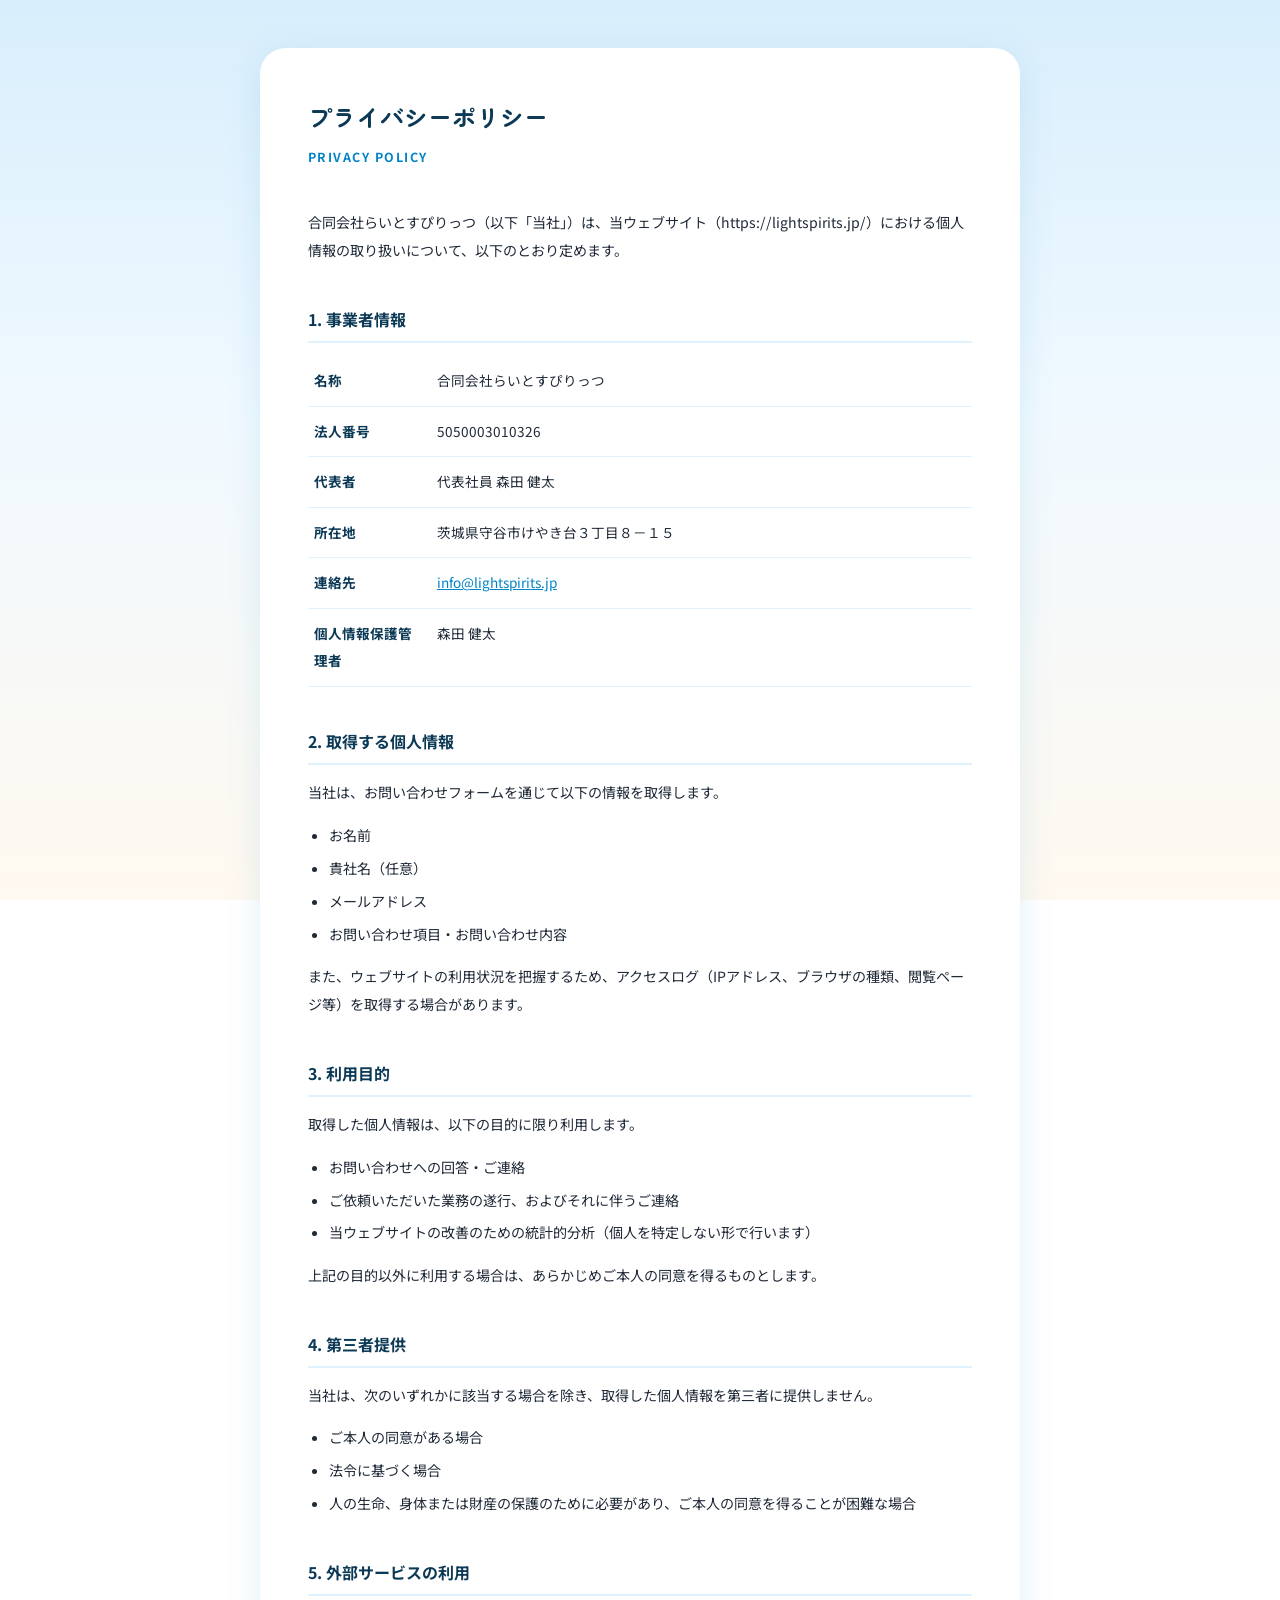
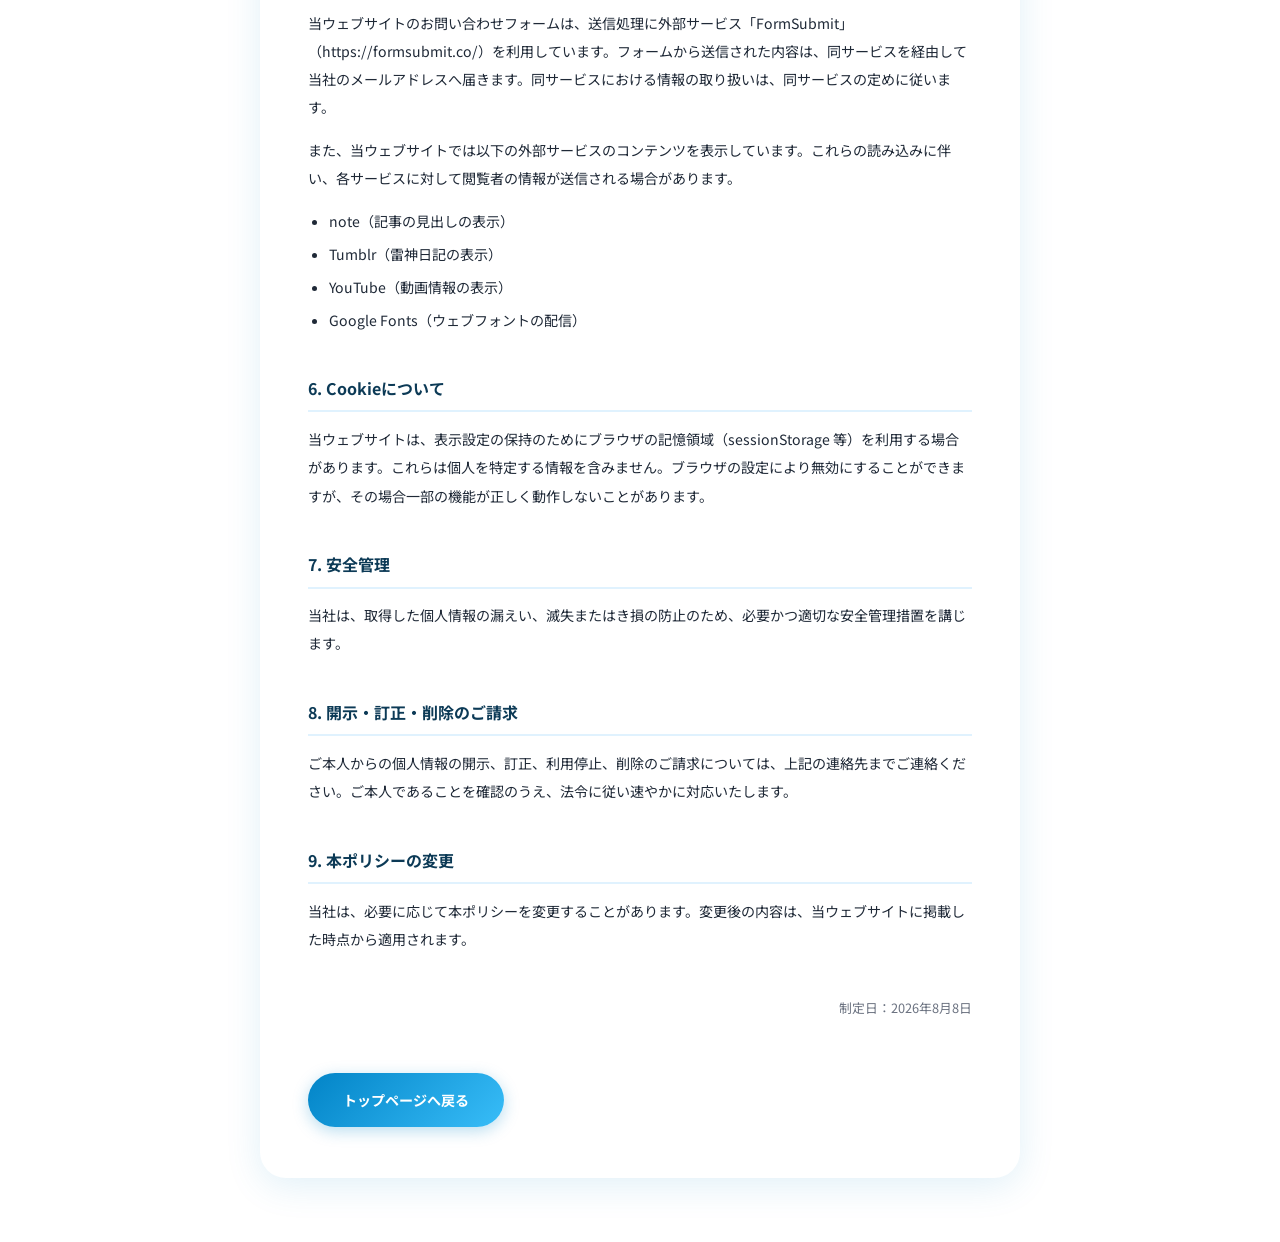
<file: privacy.html>
<!DOCTYPE html>
<html lang="ja">
<head>
<meta charset="UTF-8">
<meta name="viewport" content="width=device-width, initial-scale=1.0">
<meta name="robots" content="index, follow">
<meta name="description" content="合同会社らいとすぴりっつのプライバシーポリシー（個人情報保護方針）。お問い合わせフォームで取得する情報の利用目的と取り扱いについて。">
<title>プライバシーポリシー | 合同会社らいとすぴりっつ</title>
<link rel="canonical" href="https://lightspirits.jp/privacy.html">
<link rel="preconnect" href="https://fonts.googleapis.com">
<link href="https://fonts.googleapis.com/css2?family=Noto+Sans+JP:wght@400;700&family=Zen+Maru+Gothic:wght@700&display=swap" rel="stylesheet">
<style>
*,*::before,*::after{box-sizing:border-box;margin:0;padding:0}
body{
  background:linear-gradient(180deg,#D8EEFC 0%,#F0F9FF 45%,#FFF9F0 100%);
  background-attachment:fixed;
  font-family:'Noto Sans JP',sans-serif;
  color:#0C3A56;
  line-height:2;
  padding:3rem 1.5rem 4rem;
}
.doc{
  background:#FFFFFF;
  border-radius:26px;
  box-shadow:0 8px 36px rgba(2,132,199,0.12);
  padding:3.2rem 3rem;
  max-width:760px;
  margin:0 auto;
}
h1{
  font-family:'Zen Maru Gothic','Noto Sans JP',sans-serif;
  font-size:1.5rem;line-height:1.5;margin-bottom:0.6rem;
}
.doc-sub{font-size:0.78rem;letter-spacing:0.12em;color:#0284C7;font-weight:700;margin-bottom:2.4rem}
h2{
  font-family:'Noto Sans JP',sans-serif;font-size:1rem;font-weight:700;
  margin:2.4rem 0 0.8rem;padding-bottom:0.4rem;border-bottom:2px solid #E0F2FE;
}
p,li{font-size:0.88rem;color:#1f2937}
p{margin-bottom:0.9rem}
ul,ol{margin:0 0 0.9rem 1.3em}
li{margin-bottom:0.3rem}
.doc-note{
  background:#F0F9FF;border-left:3px solid #0284C7;border-radius:8px;
  padding:1rem 1.25rem;font-size:0.82rem;color:#1f2937;margin-bottom:0.9rem;
}
.doc-todo{color:#B45309;font-weight:700}
table{width:100%;border-collapse:collapse;margin-bottom:0.9rem}
th,td{text-align:left;vertical-align:top;padding:0.7rem 0.4rem;border-bottom:1px solid #E0F2FE;font-size:0.85rem}
th{width:9em;font-weight:700;color:#0C3A56}
td{color:#1f2937}
a{color:#0284C7}
.doc-date{font-size:0.8rem;color:#6B7280;margin-top:2.6rem;text-align:right}
.back-btn{
  display:inline-block;margin-top:2.4rem;padding:0.8rem 2.2rem;
  background:linear-gradient(135deg,#0284C7,#38BDF8);color:#fff;
  text-decoration:none;border-radius:50px;font-size:0.88rem;font-weight:700;
  box-shadow:0 4px 16px rgba(2,132,199,0.28);transition:transform .2s,box-shadow .2s;
}
.back-btn:hover{transform:translateY(-2px);box-shadow:0 8px 24px rgba(2,132,199,0.36)}
@media(max-width:700px){
  body{padding:1.5rem 1rem 3rem}
  .doc{padding:2rem 1.3rem;border-radius:18px}
  h1{font-size:1.25rem}
  th,td{display:block;width:auto;border-bottom:none;padding:0.2rem 0}
  th{padding-top:0.7rem}
  td{border-bottom:1px solid #E0F2FE;padding-bottom:0.7rem}
}
</style>
</head>
<body>
<main class="doc">
  <h1>プライバシーポリシー</h1>
  <p class="doc-sub">PRIVACY POLICY</p>

  <p>合同会社らいとすぴりっつ（以下「当社」）は、当ウェブサイト（https://lightspirits.jp/）における個人情報の取り扱いについて、以下のとおり定めます。</p>

  <h2>1. 事業者情報</h2>
  <table>
    <tbody>
      <tr><th>名称</th><td>合同会社らいとすぴりっつ</td></tr>
      <tr><th>法人番号</th><td>5050003010326</td></tr>
      <tr><th>代表者</th><td>代表社員 森田 健太</td></tr>
      <tr><th>所在地</th><td>茨城県守谷市けやき台３丁目８－１５</td></tr>
      <tr><th>連絡先</th><td><a href="mailto:info@lightspirits.jp">info@lightspirits.jp</a></td></tr>
      <tr><th>個人情報保護管理者</th><td>森田 健太</td></tr>
    </tbody>
  </table>

  <h2>2. 取得する個人情報</h2>
  <p>当社は、お問い合わせフォームを通じて以下の情報を取得します。</p>
  <ul>
    <li>お名前</li>
    <li>貴社名（任意）</li>
    <li>メールアドレス</li>
    <li>お問い合わせ項目・お問い合わせ内容</li>
  </ul>
  <p>また、ウェブサイトの利用状況を把握するため、アクセスログ（IPアドレス、ブラウザの種類、閲覧ページ等）を取得する場合があります。</p>

  <h2>3. 利用目的</h2>
  <p>取得した個人情報は、以下の目的に限り利用します。</p>
  <ul>
    <li>お問い合わせへの回答・ご連絡</li>
    <li>ご依頼いただいた業務の遂行、およびそれに伴うご連絡</li>
    <li>当ウェブサイトの改善のための統計的分析（個人を特定しない形で行います）</li>
  </ul>
  <p>上記の目的以外に利用する場合は、あらかじめご本人の同意を得るものとします。</p>

  <h2>4. 第三者提供</h2>
  <p>当社は、次のいずれかに該当する場合を除き、取得した個人情報を第三者に提供しません。</p>
  <ul>
    <li>ご本人の同意がある場合</li>
    <li>法令に基づく場合</li>
    <li>人の生命、身体または財産の保護のために必要があり、ご本人の同意を得ることが困難な場合</li>
  </ul>

  <h2>5. 外部サービスの利用</h2>
  <p>当ウェブサイトのお問い合わせフォームは、送信処理に外部サービス「FormSubmit」（https://formsubmit.co/）を利用しています。フォームから送信された内容は、同サービスを経由して当社のメールアドレスへ届きます。同サービスにおける情報の取り扱いは、同サービスの定めに従います。</p>
  <p>また、当ウェブサイトでは以下の外部サービスのコンテンツを表示しています。これらの読み込みに伴い、各サービスに対して閲覧者の情報が送信される場合があります。</p>
  <ul>
    <li>note（記事の見出しの表示）</li>
    <li>Tumblr（雷神日記の表示）</li>
    <li>YouTube（動画情報の表示）</li>
    <li>Google Fonts（ウェブフォントの配信）</li>
  </ul>
  <!-- TODO: 要確認 — Googleアナリティクス等のアクセス解析を導入している場合は、
       ここにサービス名・用途・オプトアウト方法を追記してください。未導入なら不要です -->

  <h2>6. Cookieについて</h2>
  <p>当ウェブサイトは、表示設定の保持のためにブラウザの記憶領域（sessionStorage 等）を利用する場合があります。これらは個人を特定する情報を含みません。ブラウザの設定により無効にすることができますが、その場合一部の機能が正しく動作しないことがあります。</p>

  <h2>7. 安全管理</h2>
  <p>当社は、取得した個人情報の漏えい、滅失またはき損の防止のため、必要かつ適切な安全管理措置を講じます。</p>

  <h2>8. 開示・訂正・削除のご請求</h2>
  <p>ご本人からの個人情報の開示、訂正、利用停止、削除のご請求については、上記の連絡先までご連絡ください。ご本人であることを確認のうえ、法令に従い速やかに対応いたします。</p>

  <h2>9. 本ポリシーの変更</h2>
  <p>当社は、必要に応じて本ポリシーを変更することがあります。変更後の内容は、当ウェブサイトに掲載した時点から適用されます。</p>

  <p class="doc-date">制定日：2026年8月8日</p>

  <a href="/" class="back-btn">トップページへ戻る</a>
</main>
</body>
</html>
</file>
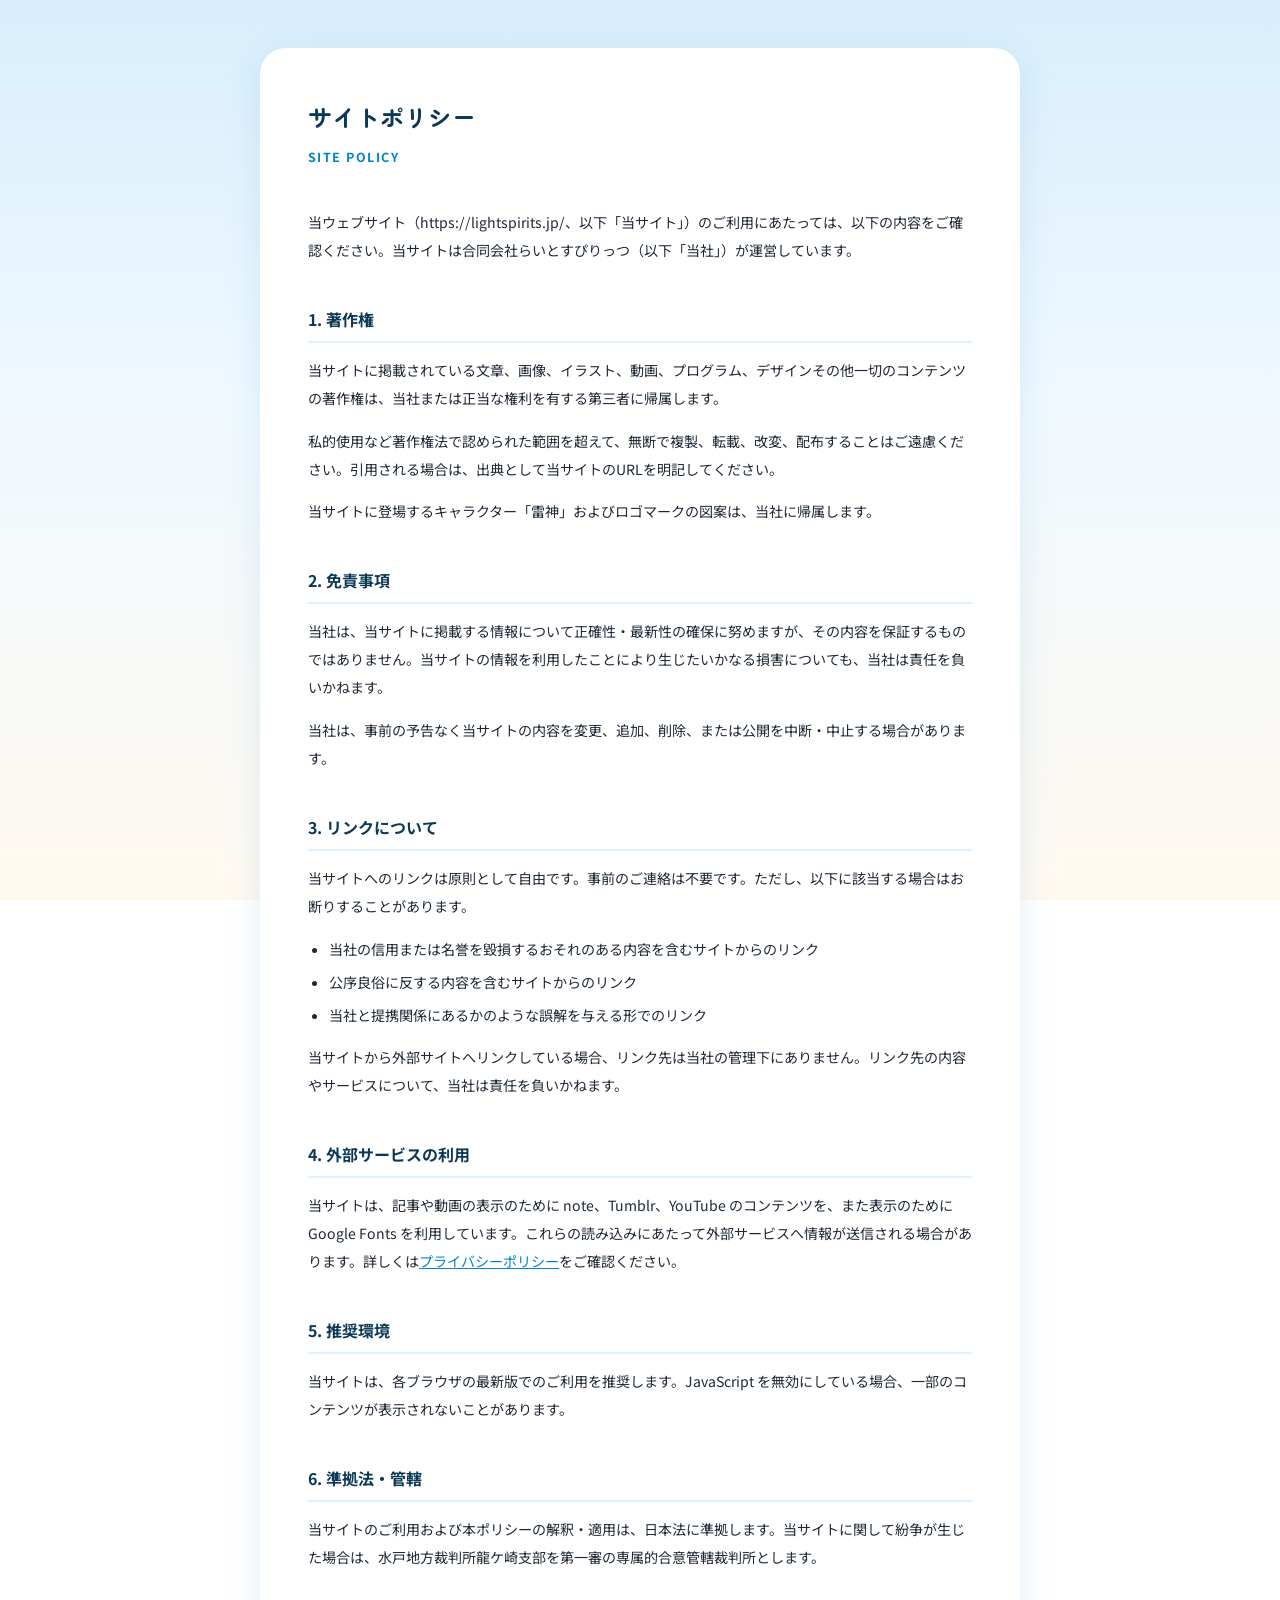
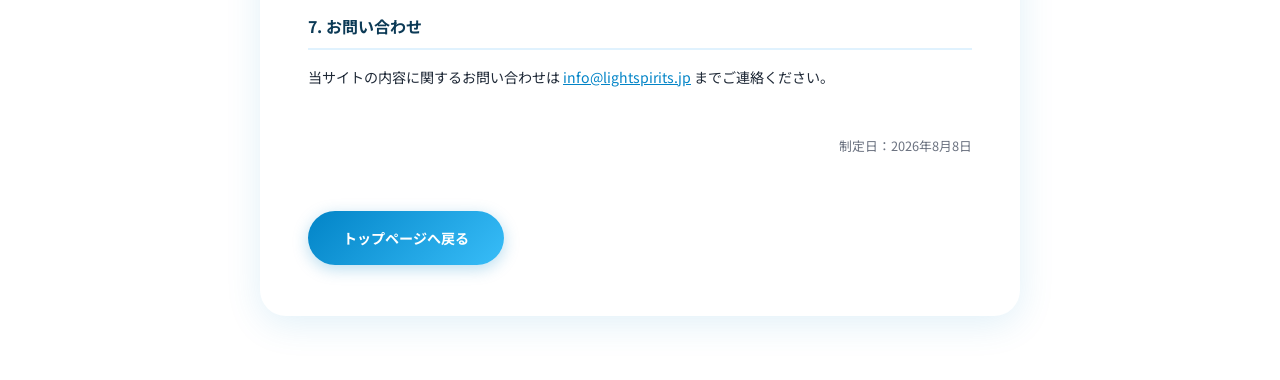
<file: terms.html>
<!DOCTYPE html>
<html lang="ja">
<head>
<meta charset="UTF-8">
<meta name="viewport" content="width=device-width, initial-scale=1.0">
<meta name="robots" content="index, follow">
<meta name="description" content="合同会社らいとすぴりっつのサイトポリシー。当ウェブサイトの著作権、免責事項、リンク、推奨環境について。">
<title>サイトポリシー | 合同会社らいとすぴりっつ</title>
<link rel="canonical" href="https://lightspirits.jp/terms.html">
<link rel="preconnect" href="https://fonts.googleapis.com">
<link href="https://fonts.googleapis.com/css2?family=Noto+Sans+JP:wght@400;700&family=Zen+Maru+Gothic:wght@700&display=swap" rel="stylesheet">
<style>
*,*::before,*::after{box-sizing:border-box;margin:0;padding:0}
body{
  background:linear-gradient(180deg,#D8EEFC 0%,#F0F9FF 45%,#FFF9F0 100%);
  background-attachment:fixed;
  font-family:'Noto Sans JP',sans-serif;
  color:#0C3A56;
  line-height:2;
  padding:3rem 1.5rem 4rem;
}
.doc{
  background:#FFFFFF;
  border-radius:26px;
  box-shadow:0 8px 36px rgba(2,132,199,0.12);
  padding:3.2rem 3rem;
  max-width:760px;
  margin:0 auto;
}
h1{
  font-family:'Zen Maru Gothic','Noto Sans JP',sans-serif;
  font-size:1.5rem;line-height:1.5;margin-bottom:0.6rem;
}
.doc-sub{font-size:0.78rem;letter-spacing:0.12em;color:#0284C7;font-weight:700;margin-bottom:2.4rem}
h2{
  font-family:'Noto Sans JP',sans-serif;font-size:1rem;font-weight:700;
  margin:2.4rem 0 0.8rem;padding-bottom:0.4rem;border-bottom:2px solid #E0F2FE;
}
p,li{font-size:0.88rem;color:#1f2937}
p{margin-bottom:0.9rem}
ul,ol{margin:0 0 0.9rem 1.3em}
li{margin-bottom:0.3rem}
.doc-note{
  background:#F0F9FF;border-left:3px solid #0284C7;border-radius:8px;
  padding:1rem 1.25rem;font-size:0.82rem;color:#1f2937;margin-bottom:0.9rem;
}
.doc-todo{color:#B45309;font-weight:700}
table{width:100%;border-collapse:collapse;margin-bottom:0.9rem}
th,td{text-align:left;vertical-align:top;padding:0.7rem 0.4rem;border-bottom:1px solid #E0F2FE;font-size:0.85rem}
th{width:9em;font-weight:700;color:#0C3A56}
td{color:#1f2937}
a{color:#0284C7}
.doc-date{font-size:0.8rem;color:#6B7280;margin-top:2.6rem;text-align:right}
.back-btn{
  display:inline-block;margin-top:2.4rem;padding:0.8rem 2.2rem;
  background:linear-gradient(135deg,#0284C7,#38BDF8);color:#fff;
  text-decoration:none;border-radius:50px;font-size:0.88rem;font-weight:700;
  box-shadow:0 4px 16px rgba(2,132,199,0.28);transition:transform .2s,box-shadow .2s;
}
.back-btn:hover{transform:translateY(-2px);box-shadow:0 8px 24px rgba(2,132,199,0.36)}
@media(max-width:700px){
  body{padding:1.5rem 1rem 3rem}
  .doc{padding:2rem 1.3rem;border-radius:18px}
  h1{font-size:1.25rem}
  th,td{display:block;width:auto;border-bottom:none;padding:0.2rem 0}
  th{padding-top:0.7rem}
  td{border-bottom:1px solid #E0F2FE;padding-bottom:0.7rem}
}
</style>
</head>
<body>
<main class="doc">
  <h1>サイトポリシー</h1>
  <p class="doc-sub">SITE POLICY</p>

  <p>当ウェブサイト（https://lightspirits.jp/、以下「当サイト」）のご利用にあたっては、以下の内容をご確認ください。当サイトは合同会社らいとすぴりっつ（以下「当社」）が運営しています。</p>

  <h2>1. 著作権</h2>
  <p>当サイトに掲載されている文章、画像、イラスト、動画、プログラム、デザインその他一切のコンテンツの著作権は、当社または正当な権利を有する第三者に帰属します。</p>
  <p>私的使用など著作権法で認められた範囲を超えて、無断で複製、転載、改変、配布することはご遠慮ください。引用される場合は、出典として当サイトのURLを明記してください。</p>
  <p>当サイトに登場するキャラクター「雷神」およびロゴマークの図案は、当社に帰属します。</p>

  <h2>2. 免責事項</h2>
  <p>当社は、当サイトに掲載する情報について正確性・最新性の確保に努めますが、その内容を保証するものではありません。当サイトの情報を利用したことにより生じたいかなる損害についても、当社は責任を負いかねます。</p>
  <p>当社は、事前の予告なく当サイトの内容を変更、追加、削除、または公開を中断・中止する場合があります。</p>

  <h2>3. リンクについて</h2>
  <p>当サイトへのリンクは原則として自由です。事前のご連絡は不要です。ただし、以下に該当する場合はお断りすることがあります。</p>
  <ul>
    <li>当社の信用または名誉を毀損するおそれのある内容を含むサイトからのリンク</li>
    <li>公序良俗に反する内容を含むサイトからのリンク</li>
    <li>当社と提携関係にあるかのような誤解を与える形でのリンク</li>
  </ul>
  <p>当サイトから外部サイトへリンクしている場合、リンク先は当社の管理下にありません。リンク先の内容やサービスについて、当社は責任を負いかねます。</p>

  <h2>4. 外部サービスの利用</h2>
  <p>当サイトは、記事や動画の表示のために note、Tumblr、YouTube のコンテンツを、また表示のために Google Fonts を利用しています。これらの読み込みにあたって外部サービスへ情報が送信される場合があります。詳しくは<a href="privacy.html">プライバシーポリシー</a>をご確認ください。</p>

  <h2>5. 推奨環境</h2>
  <p>当サイトは、各ブラウザの最新版でのご利用を推奨します。JavaScript を無効にしている場合、一部のコンテンツが表示されないことがあります。</p>

  <h2>6. 準拠法・管轄</h2>
  <p>当サイトのご利用および本ポリシーの解釈・適用は、日本法に準拠します。当サイトに関して紛争が生じた場合は、水戸地方裁判所龍ケ崎支部を第一審の専属的合意管轄裁判所とします。</p>

  <h2>7. お問い合わせ</h2>
  <p>当サイトの内容に関するお問い合わせは <a href="mailto:info@lightspirits.jp">info@lightspirits.jp</a> までご連絡ください。</p>

  <p class="doc-date">制定日：2026年8月8日</p>

  <a href="/" class="back-btn">トップページへ戻る</a>
</main>
</body>
</html>
</file>
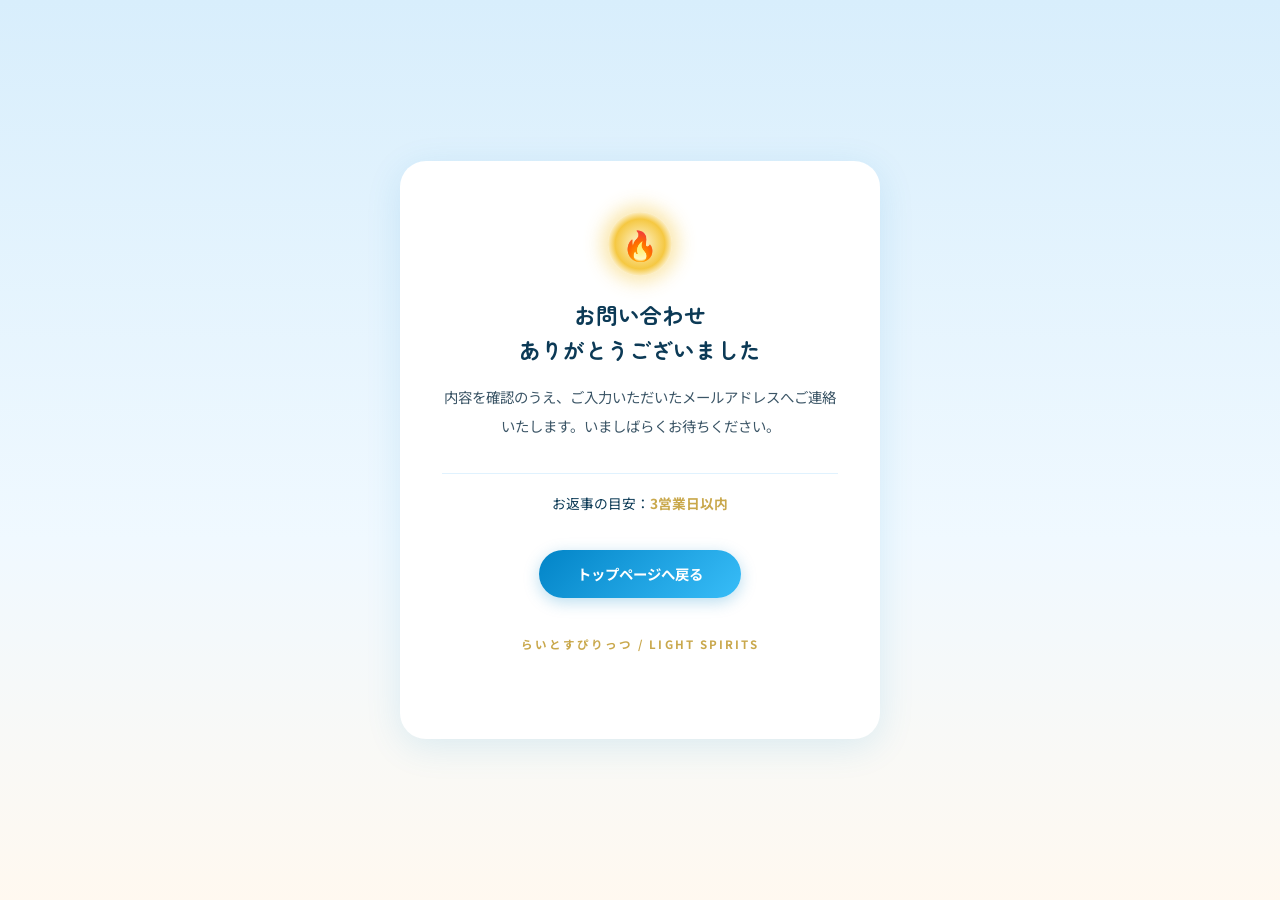
<file: thanks.html>
<!DOCTYPE html>
<html lang="ja">
<head>
<meta charset="UTF-8">
<meta name="viewport" content="width=device-width, initial-scale=1.0">
<meta name="robots" content="noindex, follow">
<title>送信ありがとうございました | 合同会社らいとすぴりっつ</title>
<link rel="preconnect" href="https://fonts.googleapis.com">
<link href="https://fonts.googleapis.com/css2?family=Noto+Sans+JP:wght@400;700&family=Zen+Maru+Gothic:wght@700&display=swap" rel="stylesheet">
<style>
*,*::before,*::after{box-sizing:border-box;margin:0;padding:0}
body{
  min-height:100svh;
  display:flex;
  align-items:center;
  justify-content:center;
  background:linear-gradient(180deg,#D8EEFC 0%,#F0F9FF 60%,#FFF9F0 100%);
  font-family:'Noto Sans JP',sans-serif;
  color:#0C3A56;
  padding:2rem 1.5rem;
}
.thanks-card{
  background:#FFFFFF;
  border-radius:26px;
  box-shadow:0 8px 36px rgba(2,132,199,0.12);
  padding:3.2rem 2.6rem;
  max-width:480px;
  width:100%;
  text-align:center;
}
.thanks-mark{
  width:64px;height:64px;
  margin:0 auto 1.4rem;
  border-radius:50%;
  background:radial-gradient(circle,#FFF6D8 0%,#F5C842 55%,rgba(245,166,35,0) 78%);
  box-shadow:0 0 18px 6px rgba(245,200,66,0.45);
  display:flex;align-items:center;justify-content:center;
  font-size:1.8rem;
}
h1{
  font-family:'Zen Maru Gothic','Noto Sans JP',sans-serif;
  font-size:1.35rem;
  margin-bottom:1rem;
  line-height:1.6;
}
p{
  font-size:0.9rem;
  color:#3b5566;
  line-height:2;
  margin-bottom:2rem;
}
.back-btn{
  display:inline-block;
  padding:0.85rem 2.4rem;
  background:linear-gradient(135deg,#0284C7,#38BDF8);
  color:#fff;
  text-decoration:none;
  border-radius:50px;
  font-size:0.9rem;
  font-weight:700;
  box-shadow:0 4px 16px rgba(2,132,199,0.28);
  transition:box-shadow 0.2s,transform 0.2s;
}
.back-btn:hover{transform:translateY(-2px);box-shadow:0 8px 24px rgba(2,132,199,0.36)}
.thanks-reply{
  font-size:0.86rem;
  color:#0C3A56;
  padding-top:1rem;
  border-top:1px solid #E0F2FE;
  margin-bottom:2rem;
}
.thanks-reply strong{color:#C9A84C}
.thanks-brand{
  margin-top:2.2rem;
  font-size:0.72rem;
  letter-spacing:0.18em;
  color:#C9A84C;
  font-weight:700;
}
</style>
</head>
<body>
<div class="thanks-card">
  <div class="thanks-mark">🔥</div>
  <h1>お問い合わせ<br>ありがとうございました</h1>
  <p>内容を確認のうえ、ご入力いただいたメールアドレスへご連絡いたします。いましばらくお待ちください。</p>
  <p class="thanks-reply">お返事の目安：<strong>3営業日以内</strong></p>
  <a href="https://lightspirits.jp/" class="back-btn">トップページへ戻る</a>
  <p class="thanks-brand">らいとすぴりっつ / LIGHT SPIRITS</p>
</div>
</body>
</html>
</file>
